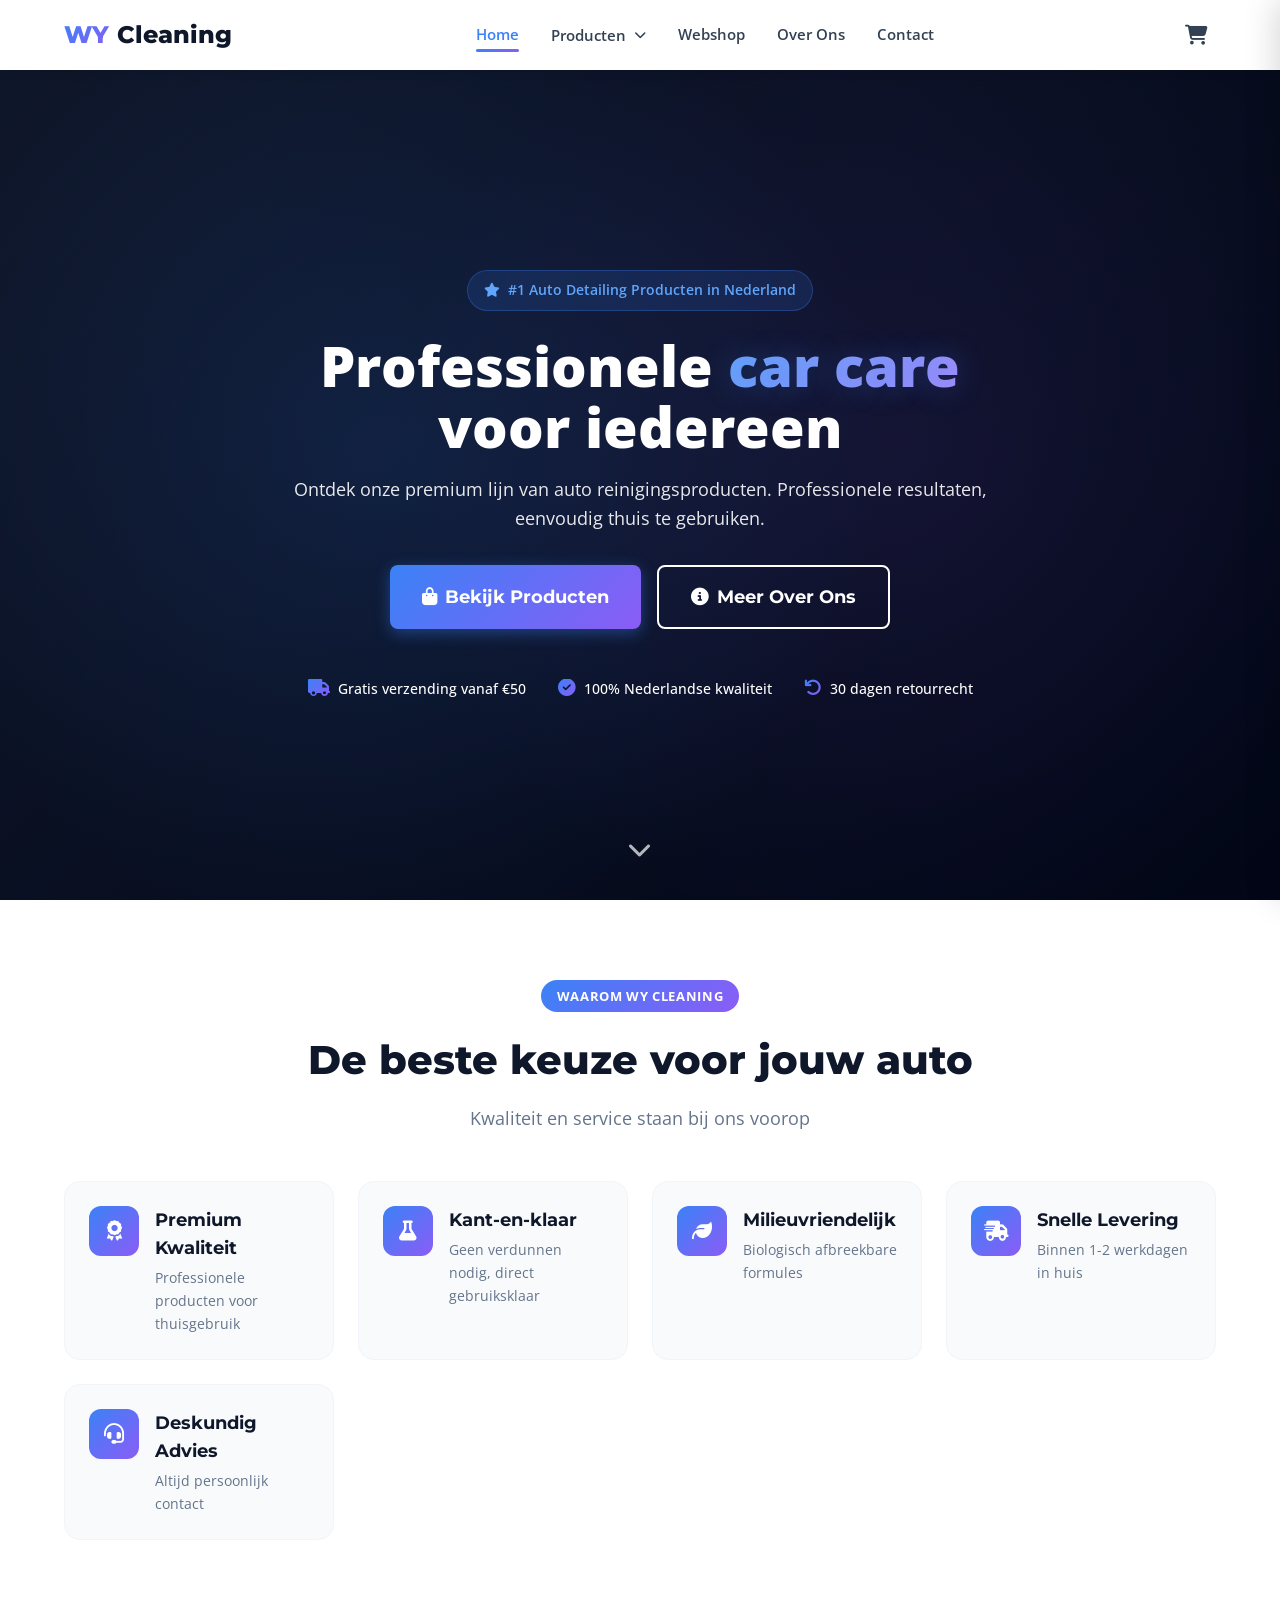
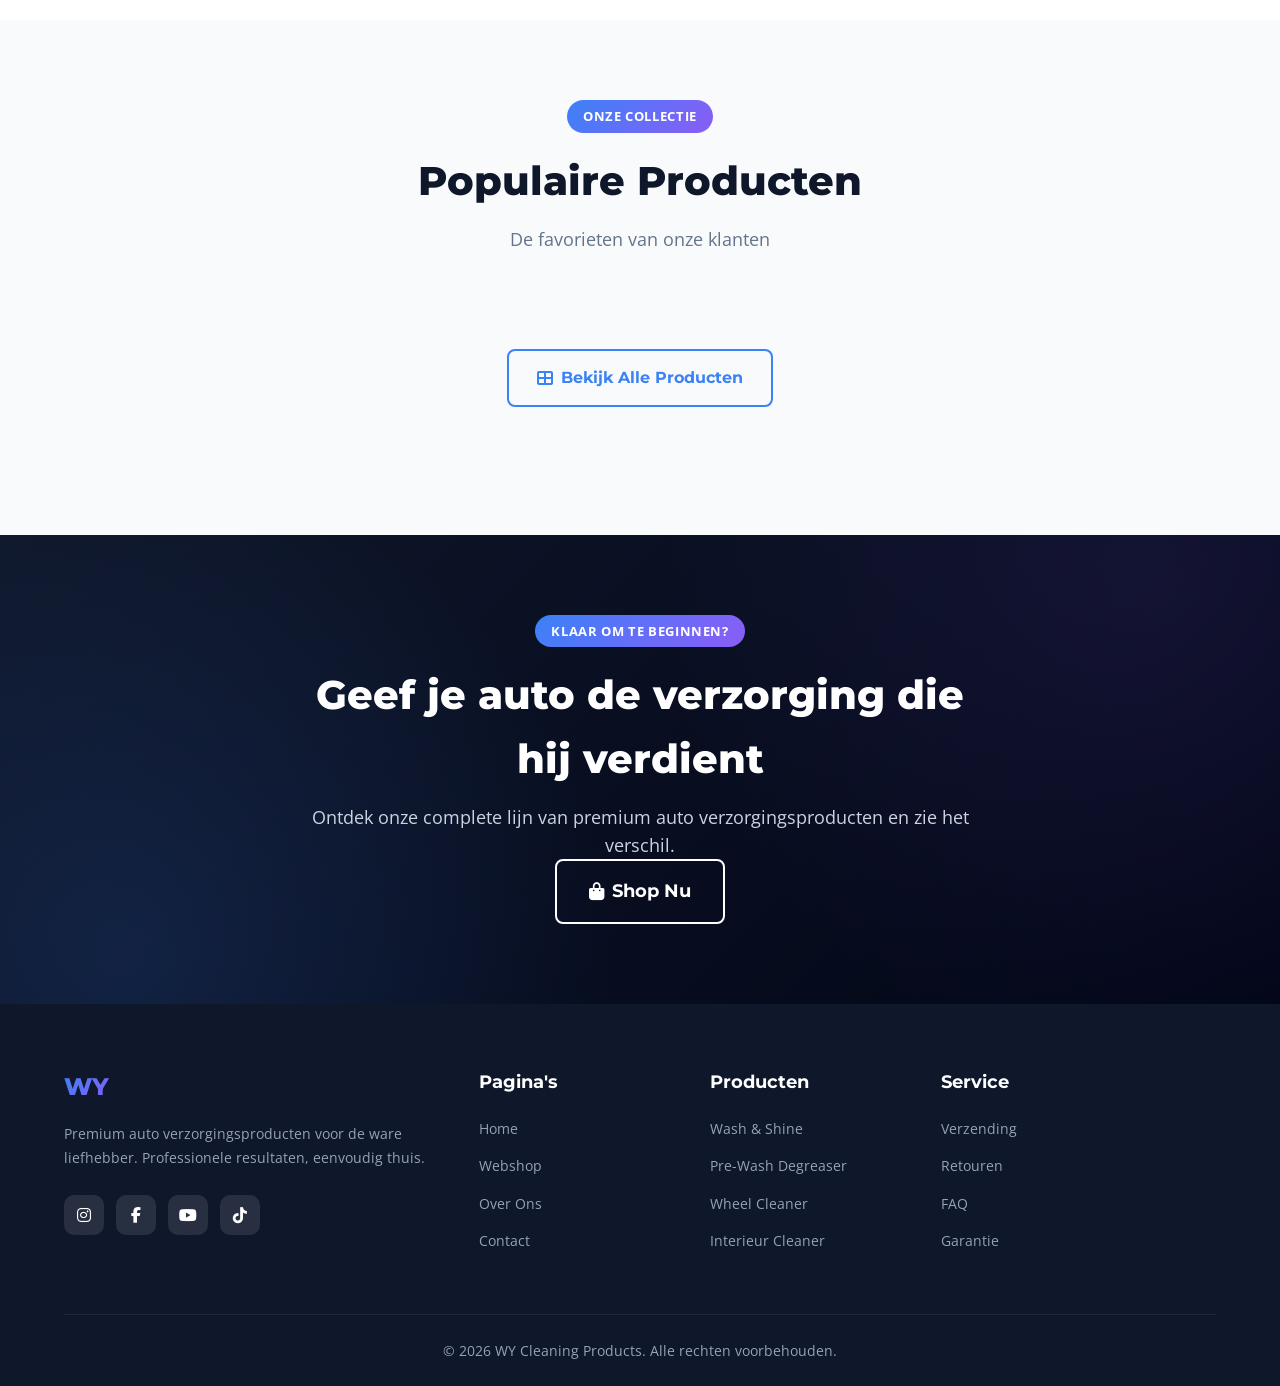
<file: index.html>
<!DOCTYPE html>
<html lang="nl">
<head>
    <meta charset="UTF-8">
    <meta name="viewport" content="width=device-width, initial-scale=1.0">
    <meta name="description" content="WY Cleaning Products - Premium auto reinigingsproducten voor professionele detailing resultaten.">
    <title>WY Cleaning | Premium Auto Detailing Producten</title>
    <link rel="preconnect" href="https://fonts.googleapis.com">
    <link rel="preconnect" href="https://fonts.gstatic.com" crossorigin>
    <link href="https://fonts.googleapis.com/css2?family=Montserrat:wght@400;600;700;800&family=Open+Sans:wght@400;500;600&display=swap" rel="stylesheet">
    <link rel="stylesheet" href="https://cdnjs.cloudflare.com/ajax/libs/font-awesome/6.4.0/css/all.min.css">
    <link rel="stylesheet" href="css/styles.css">
</head>
<body>
    <!-- Header -->
    <header class="header">
        <div class="container">
            <nav class="nav">
                <a href="index.html" class="logo">
                    <span class="logo-wy">WY</span>
                    <span class="logo-text">Cleaning</span>
                </a>
                
                <ul class="nav-menu">
                    <li><a href="index.html" class="active">Home</a></li>
                    <li class="has-dropdown">
                        <a class="dropdown-toggle">Producten <i class="fas fa-chevron-down"></i></a>
                        <ul class="dropdown-menu">
                            <li><a href="shop.html"><i class="fas fa-car-side"></i> Exterieur</a></li>
                            <li><a href="shop.html"><i class="fas fa-chair"></i> Interieur</a></li>
                            <li><a href="shop.html"><i class="fas fa-shield-alt"></i> Bescherming</a></li>
                            <li><a href="shop.html"><i class="fas fa-box-open"></i> Alle Producten</a></li>
                        </ul>
                    </li>
                    <li><a href="shop.html">Webshop</a></li>
                    <li><a href="about.html">Over Ons</a></li>
                    <li><a href="contact.html">Contact</a></li>
                </ul>
                
                <div class="nav-actions">
                    <button class="cart-btn" id="cartBtn">
                        <i class="fas fa-shopping-cart"></i>
                        <span class="cart-count" id="cartCount">0</span>
                    </button>
                    <button class="mobile-menu-btn" id="mobileMenuBtn">
                        <i class="fas fa-bars"></i>
                    </button>
                </div>
            </nav>
        </div>
    </header>

    <!-- Mobile Navigation -->
    <div class="mobile-nav-overlay" id="mobileNavOverlay"></div>
    <nav class="mobile-nav" id="mobileNav">
        <div class="mobile-nav-header">
            <a href="index.html" class="logo">
                <span class="logo-wy">WY</span>
                <span class="logo-text">Cleaning</span>
            </a>
            <button class="mobile-nav-close" id="mobileNavClose">
                <i class="fas fa-times"></i>
            </button>
        </div>
        <ul class="mobile-nav-menu">
            <li><a href="index.html" class="active"><i class="fas fa-home"></i> Home</a></li>
            <li>
                <button class="mobile-dropdown-toggle" id="mobileDropdownToggle">
                    Producten <i class="fas fa-chevron-down"></i>
                </button>
                <ul class="mobile-dropdown-menu" id="mobileDropdownMenu">
                    <li><a href="shop.html"><i class="fas fa-car-side"></i> Exterieur</a></li>
                    <li><a href="shop.html"><i class="fas fa-chair"></i> Interieur</a></li>
                    <li><a href="shop.html"><i class="fas fa-shield-alt"></i> Bescherming</a></li>
                </ul>
            </li>
            <li><a href="shop.html"><i class="fas fa-shopping-cart"></i> Webshop</a></li>
            <li><a href="about.html"><i class="fas fa-info-circle"></i> Over Ons</a></li>
            <li><a href="contact.html"><i class="fas fa-envelope"></i> Contact</a></li>
        </ul>
        <div class="mobile-nav-footer">
            <a href="shop.html" class="btn btn-primary btn-full">
                <i class="fas fa-shopping-bag"></i> Bekijk Webshop
            </a>
        </div>
    </nav>

    <!-- Hero Section -->
    <section class="hero-modern">
        <div class="hero-content-modern">
            <div class="hero-badge-modern">
                <i class="fas fa-star"></i> #1 Auto Detailing Producten in Nederland
            </div>
            <h1>
                Professionele <span class="highlight">car care</span> voor iedereen
            </h1>
            <p class="hero-tagline-modern">
                Ontdek onze premium lijn van auto reinigingsproducten. Professionele resultaten, eenvoudig thuis te gebruiken.
            </p>
            <div class="hero-buttons-modern">
                <a href="shop.html" class="btn btn-primary btn-large">
                    <i class="fas fa-shopping-bag"></i> Bekijk Producten
                </a>
                <a href="about.html" class="btn btn-secondary btn-large">
                    <i class="fas fa-info-circle"></i> Meer Over Ons
                </a>
            </div>
            <div class="hero-trust">
                <div class="trust-item">
                    <i class="fas fa-truck"></i>
                    <span>Gratis verzending vanaf €50</span>
                </div>
                <div class="trust-item">
                    <i class="fas fa-check-circle"></i>
                    <span>100% Nederlandse kwaliteit</span>
                </div>
                <div class="trust-item">
                    <i class="fas fa-undo"></i>
                    <span>30 dagen retourrecht</span>
                </div>
            </div>
        </div>
        <a href="#usp" class="scroll-down">
            <i class="fas fa-chevron-down"></i>
        </a>
    </section>

    <!-- USP Section -->
    <section class="usp-section" id="usp">
        <div class="container">
            <div class="section-header-modern">
                <span class="section-tag">Waarom WY Cleaning</span>
                <h2 class="section-title">De beste keuze voor jouw auto</h2>
                <p class="section-subtitle">Kwaliteit en service staan bij ons voorop</p>
            </div>
            <div class="usp-grid">
                <div class="usp-card">
                    <i class="fas fa-award"></i>
                    <div>
                        <h3>Premium Kwaliteit</h3>
                        <p>Professionele producten voor thuisgebruik</p>
                    </div>
                </div>
                <div class="usp-card">
                    <i class="fas fa-flask"></i>
                    <div>
                        <h3>Kant-en-klaar</h3>
                        <p>Geen verdunnen nodig, direct gebruiksklaar</p>
                    </div>
                </div>
                <div class="usp-card">
                    <i class="fas fa-leaf"></i>
                    <div>
                        <h3>Milieuvriendelijk</h3>
                        <p>Biologisch afbreekbare formules</p>
                    </div>
                </div>
                <div class="usp-card">
                    <i class="fas fa-shipping-fast"></i>
                    <div>
                        <h3>Snelle Levering</h3>
                        <p>Binnen 1-2 werkdagen in huis</p>
                    </div>
                </div>
                <div class="usp-card">
                    <i class="fas fa-headset"></i>
                    <div>
                        <h3>Deskundig Advies</h3>
                        <p>Altijd persoonlijk contact</p>
                    </div>
                </div>
            </div>
        </div>
    </section>

    <!-- Featured Products -->
    <section class="products-section">
        <div class="container">
            <div class="section-header-modern">
                <span class="section-tag">Onze Collectie</span>
                <h2 class="section-title">Populaire Producten</h2>
                <p class="section-subtitle">De favorieten van onze klanten</p>
            </div>
            <div class="products-grid" id="featuredProducts">
                <!-- Products loaded by JS -->
            </div>
            <div class="section-header-modern" style="margin-top: 3rem;">
                <a href="shop.html" class="btn btn-outline">
                    <i class="fas fa-th-large"></i> Bekijk Alle Producten
                </a>
            </div>
        </div>
    </section>

    <!-- CTA Section -->
    <section class="cta-section">
        <div class="container">
            <div class="cta-content">
                <span class="section-tag">Klaar om te beginnen?</span>
                <h2 class="section-title">Geef je auto de verzorging die hij verdient</h2>
                <p class="section-subtitle">
                    Ontdek onze complete lijn van premium auto verzorgingsproducten en zie het verschil.
                </p>
                <a href="shop.html" class="btn btn-secondary btn-large">
                    <i class="fas fa-shopping-bag"></i> Shop Nu
                </a>
            </div>
        </div>
    </section>

    <!-- Footer -->
    <footer class="footer">
        <div class="container">
            <div class="footer-grid">
                <div class="footer-brand">
                    <a href="index.html" class="logo">
                        <span class="logo-wy">WY</span>
                        <span class="logo-text">Cleaning</span>
                    </a>
                    <p>Premium auto verzorgingsproducten voor de ware liefhebber. Professionele resultaten, eenvoudig thuis.</p>
                    <div class="social-links">
                        <a href="#" class="social-link"><i class="fab fa-instagram"></i></a>
                        <a href="#" class="social-link"><i class="fab fa-facebook-f"></i></a>
                        <a href="#" class="social-link"><i class="fab fa-youtube"></i></a>
                        <a href="#" class="social-link"><i class="fab fa-tiktok"></i></a>
                    </div>
                </div>
                <div class="footer-links">
                    <h4 class="footer-title">Pagina's</h4>
                    <ul>
                        <li><a href="index.html">Home</a></li>
                        <li><a href="shop.html">Webshop</a></li>
                        <li><a href="about.html">Over Ons</a></li>
                        <li><a href="contact.html">Contact</a></li>
                    </ul>
                </div>
                <div class="footer-links">
                    <h4 class="footer-title">Producten</h4>
                    <ul>
                        <li><a href="shop.html">Wash & Shine</a></li>
                        <li><a href="shop.html">Pre-Wash Degreaser</a></li>
                        <li><a href="shop.html">Wheel Cleaner</a></li>
                        <li><a href="shop.html">Interieur Cleaner</a></li>
                    </ul>
                </div>
                <div class="footer-links">
                    <h4 class="footer-title">Service</h4>
                    <ul>
                        <li><a href="#">Verzending</a></li>
                        <li><a href="#">Retouren</a></li>
                        <li><a href="#">FAQ</a></li>
                        <li><a href="#">Garantie</a></li>
                    </ul>
                </div>
            </div>
            <div class="footer-bottom">
                <p>&copy; 2026 WY Cleaning Products. Alle rechten voorbehouden.</p>
            </div>
        </div>
    </footer>

    <!-- Cart Sidebar -->
    <div class="cart-overlay" id="cartOverlay"></div>
    <aside class="cart-sidebar" id="cartSidebar">
        <div class="cart-header">
            <h3><i class="fas fa-shopping-cart"></i> Winkelwagen</h3>
            <button class="cart-close" id="cartClose">
                <i class="fas fa-times"></i>
            </button>
        </div>
        <div class="cart-items" id="cartItems">
            <!-- Cart items loaded by JS -->
        </div>
        <div class="cart-footer">
            <div class="cart-total">
                <span>Totaal</span>
                <span class="cart-total-price" id="cartTotal">€0,00</span>
            </div>
            <button class="btn btn-primary btn-full">
                <i class="fas fa-credit-card"></i> Afrekenen
            </button>
            <button class="btn btn-secondary" id="continueShopping" style="margin-top: 0.5rem; background: var(--gray-200); color: var(--gray-700);">
                Verder winkelen
            </button>
        </div>
    </aside>

    <script src="js/main.js"></script>
</body>
</html>
</file>
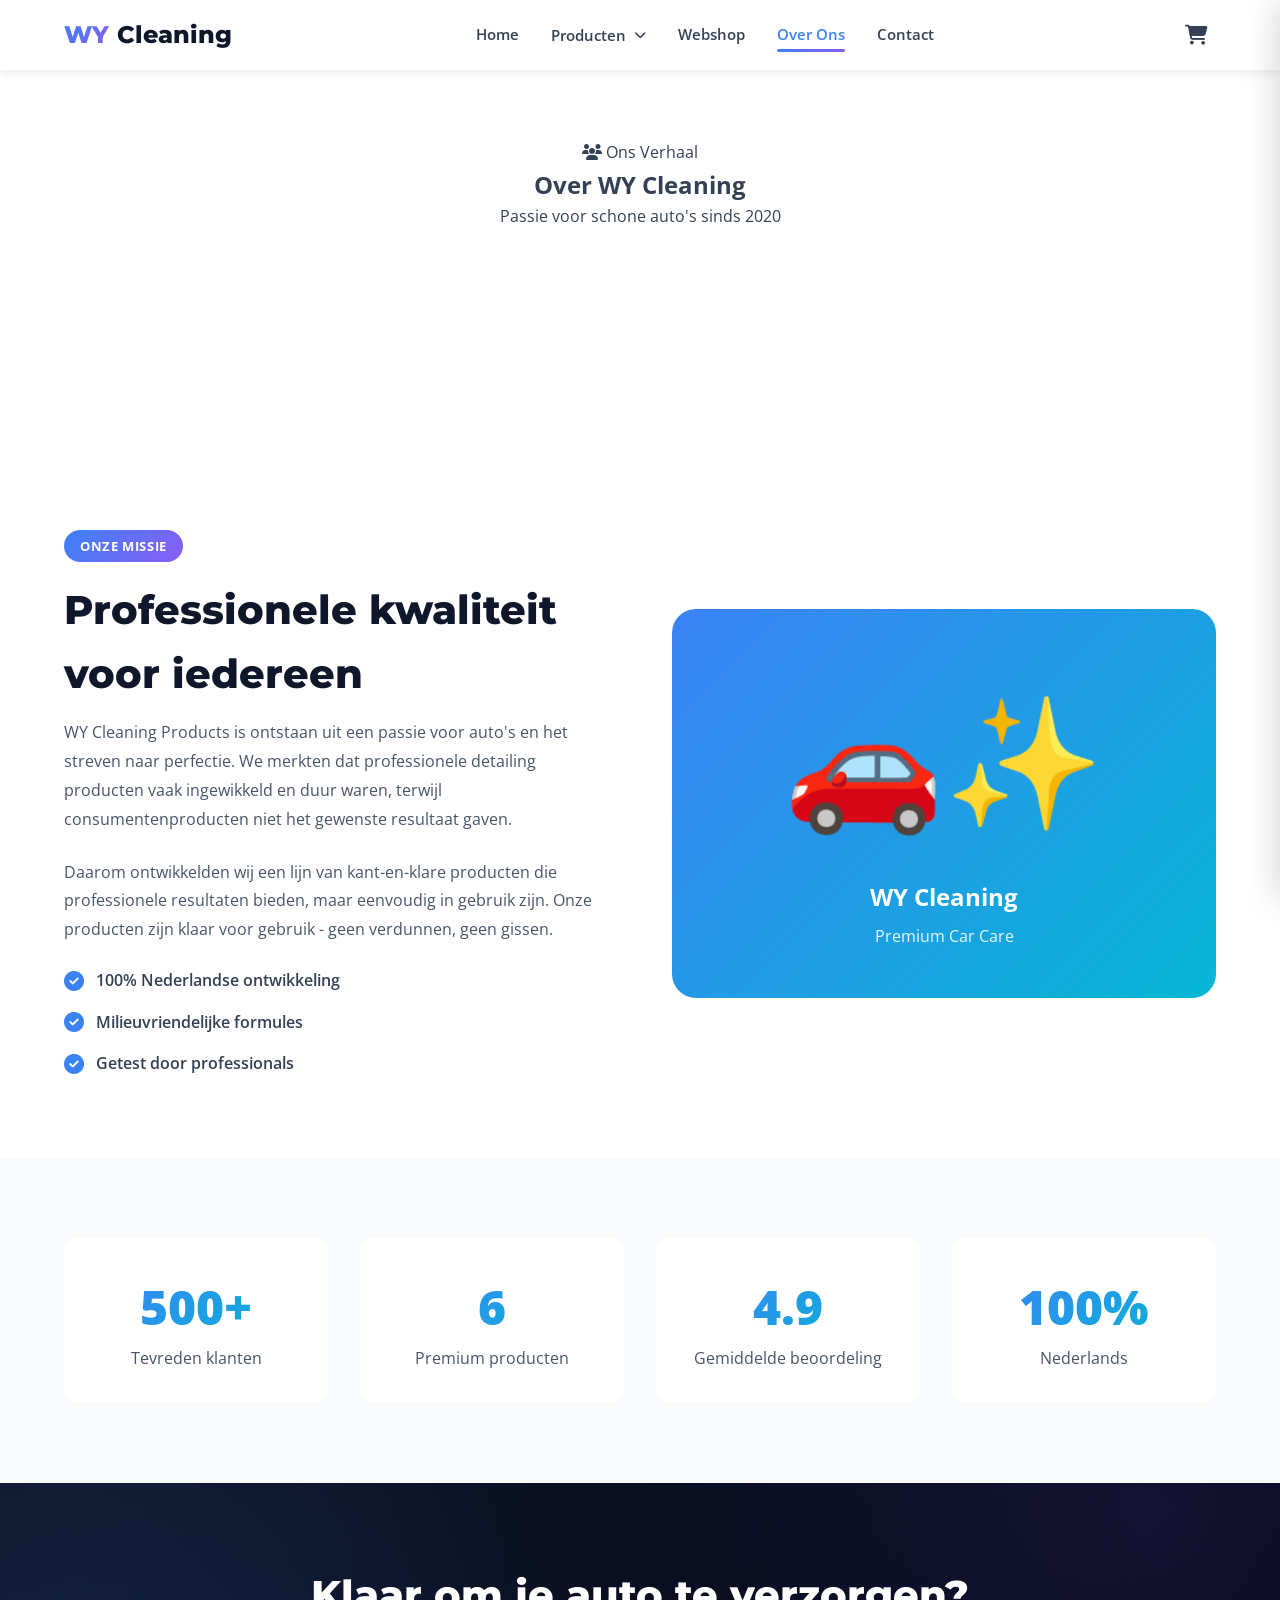
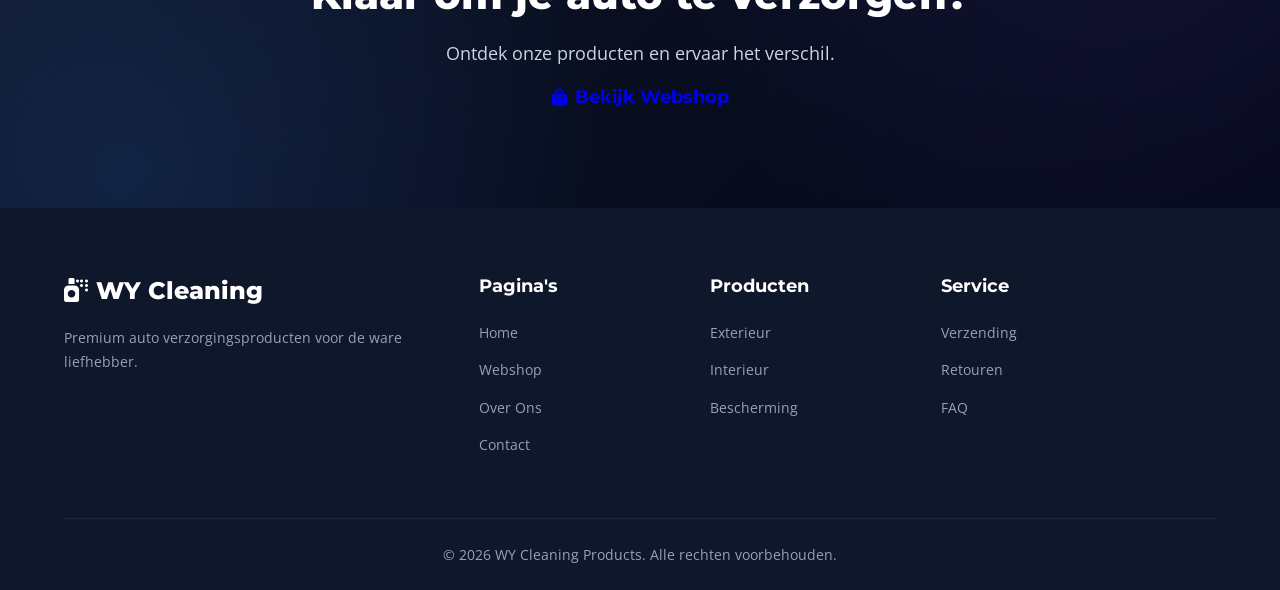
<file: about.html>
<!DOCTYPE html>
<html lang="nl">
<head>
    <meta charset="UTF-8">
    <meta name="viewport" content="width=device-width, initial-scale=1.0">
    <title>Over Ons - WY Cleaning Products</title>
    <link rel="preconnect" href="https://fonts.googleapis.com">
    <link href="https://fonts.googleapis.com/css2?family=Montserrat:wght@400;600;700;800&family=Open+Sans:wght@400;500;600&display=swap" rel="stylesheet">
    <link rel="stylesheet" href="https://cdnjs.cloudflare.com/ajax/libs/font-awesome/6.4.0/css/all.min.css">
    <link rel="stylesheet" href="css/styles.css">
</head>
<body>
    <!-- Header -->
    <header class="header">
        <div class="container">
            <nav class="nav">
                <a href="index.html" class="logo">
                    <span class="logo-wy">WY</span>
                    <span class="logo-text">Cleaning</span>
                </a>
                <ul class="nav-menu">
                    <li><a href="index.html">Home</a></li>
                    <li class="has-dropdown">
                        <a href="#" class="dropdown-toggle">Producten <i class="fas fa-chevron-down"></i></a>
                        <ul class="dropdown-menu">
                            <li><a href="shop.html"><i class="fas fa-car-side"></i> Exterieur</a></li>
                            <li><a href="shop.html"><i class="fas fa-chair"></i> Interieur</a></li>
                            <li><a href="shop.html"><i class="fas fa-shield-alt"></i> Bescherming</a></li>
                            <li><a href="shop.html"><i class="fas fa-box-open"></i> Alle Producten</a></li>
                        </ul>
                    </li>
                    <li><a href="shop.html">Webshop</a></li>
                    <li><a href="about.html" class="active">Over Ons</a></li>
                    <li><a href="contact.html">Contact</a></li>
                </ul>
                <div class="nav-actions">
                    <button class="cart-btn" id="cartBtn">
                        <i class="fas fa-shopping-cart"></i>
                        <span class="cart-count" id="cartCount">0</span>
                    </button>
                    <button class="mobile-menu-btn" id="mobileMenuBtn"><i class="fas fa-bars"></i></button>
                </div>
            </nav>
        </div>
    </header>

    <!-- Mobile Navigation -->
    <div class="mobile-nav-overlay" id="mobileNavOverlay"></div>
    <nav class="mobile-nav" id="mobileNav">
        <div class="mobile-nav-header">
            <a href="index.html" class="logo">
                <div class="logo-icon"><i class="fas fa-spray-can"></i></div>
                <span>WY Cleaning</span>
            </a>
            <button class="mobile-nav-close" id="mobileNavClose"><i class="fas fa-times"></i></button>
        </div>
        <ul class="mobile-nav-menu">
            <li><a href="index.html"><i class="fas fa-home"></i> Home</a></li>
            <li><a href="shop.html"><i class="fas fa-shopping-cart"></i> Webshop</a></li>
            <li><a href="about.html" class="active"><i class="fas fa-info-circle"></i> Over Ons</a></li>
            <li><a href="contact.html"><i class="fas fa-envelope"></i> Contact</a></li>
        </ul>
    </nav>

    <!-- Page Header -->
    <section class="hero" style="min-height: 50vh; padding-top: 140px;">
        <div class="hero-pattern"></div>
        <div class="container">
            <div class="hero-content" style="text-align: center; max-width: 800px; margin: 0 auto;">
                <div class="hero-badge"><i class="fas fa-users"></i> Ons Verhaal</div>
                <h1 class="hero-title">Over <span class="highlight">WY Cleaning</span></h1>
                <p class="hero-tagline">Passie voor schone auto's sinds 2020</p>
            </div>
        </div>
    </section>

    <!-- About Content -->
    <section class="usp-section">
        <div class="container">
            <div style="display: grid; grid-template-columns: 1fr 1fr; gap: 4rem; align-items: center;">
                <div>
                    <span class="section-tag">Onze Missie</span>
                    <h2 class="section-title" style="text-align: left;">Professionele kwaliteit voor iedereen</h2>
                    <p style="color: var(--gray-600); margin-bottom: 1.5rem; line-height: 1.8;">
                        WY Cleaning Products is ontstaan uit een passie voor auto's en het streven naar perfectie. We merkten dat professionele detailing producten vaak ingewikkeld en duur waren, terwijl consumentenproducten niet het gewenste resultaat gaven.
                    </p>
                    <p style="color: var(--gray-600); margin-bottom: 1.5rem; line-height: 1.8;">
                        Daarom ontwikkelden wij een lijn van kant-en-klare producten die professionele resultaten bieden, maar eenvoudig in gebruik zijn. Onze producten zijn klaar voor gebruik - geen verdunnen, geen gissen.
                    </p>
                    <div style="display: flex; flex-direction: column; gap: 1rem;">
                        <div style="display: flex; align-items: center; gap: 0.75rem;">
                            <i class="fas fa-check-circle" style="color: var(--accent); font-size: 1.25rem;"></i>
                            <span style="font-weight: 600;">100% Nederlandse ontwikkeling</span>
                        </div>
                        <div style="display: flex; align-items: center; gap: 0.75rem;">
                            <i class="fas fa-check-circle" style="color: var(--accent); font-size: 1.25rem;"></i>
                            <span style="font-weight: 600;">Milieuvriendelijke formules</span>
                        </div>
                        <div style="display: flex; align-items: center; gap: 0.75rem;">
                            <i class="fas fa-check-circle" style="color: var(--accent); font-size: 1.25rem;"></i>
                            <span style="font-weight: 600;">Getest door professionals</span>
                        </div>
                    </div>
                </div>
                <div style="background: linear-gradient(135deg, var(--accent) 0%, var(--cyan) 100%); border-radius: 24px; padding: 3rem; text-align: center;">
                    <div style="font-size: 8rem; margin-bottom: 1rem;">🚗✨</div>
                    <h3 style="color: white; font-size: 1.5rem; margin-bottom: 0.5rem;">WY Cleaning</h3>
                    <p style="color: rgba(255,255,255,0.9);">Premium Car Care</p>
                </div>
            </div>
        </div>
    </section>

    <!-- Stats Section -->
    <section class="products-section" style="background: var(--gray-50);">
        <div class="container">
            <div style="display: grid; grid-template-columns: repeat(4, 1fr); gap: 2rem; text-align: center;">
                <div style="background: var(--white); padding: 2rem; border-radius: 16px; box-shadow: var(--shadow-sm);">
                    <div style="font-size: 3rem; font-weight: 800; background: linear-gradient(135deg, var(--accent) 0%, var(--cyan) 100%); -webkit-background-clip: text; -webkit-text-fill-color: transparent;">500+</div>
                    <p style="color: var(--gray-600);">Tevreden klanten</p>
                </div>
                <div style="background: var(--white); padding: 2rem; border-radius: 16px; box-shadow: var(--shadow-sm);">
                    <div style="font-size: 3rem; font-weight: 800; background: linear-gradient(135deg, var(--accent) 0%, var(--cyan) 100%); -webkit-background-clip: text; -webkit-text-fill-color: transparent;">6</div>
                    <p style="color: var(--gray-600);">Premium producten</p>
                </div>
                <div style="background: var(--white); padding: 2rem; border-radius: 16px; box-shadow: var(--shadow-sm);">
                    <div style="font-size: 3rem; font-weight: 800; background: linear-gradient(135deg, var(--accent) 0%, var(--cyan) 100%); -webkit-background-clip: text; -webkit-text-fill-color: transparent;">4.9</div>
                    <p style="color: var(--gray-600);">Gemiddelde beoordeling</p>
                </div>
                <div style="background: var(--white); padding: 2rem; border-radius: 16px; box-shadow: var(--shadow-sm);">
                    <div style="font-size: 3rem; font-weight: 800; background: linear-gradient(135deg, var(--accent) 0%, var(--cyan) 100%); -webkit-background-clip: text; -webkit-text-fill-color: transparent;">100%</div>
                    <p style="color: var(--gray-600);">Nederlands</p>
                </div>
            </div>
        </div>
    </section>

    <!-- CTA Section -->
    <section class="cta-section">
        <div class="container">
            <div class="cta-content">
                <h2 class="section-title">Klaar om je auto te verzorgen?</h2>
                <p class="section-subtitle" style="color: var(--gray-300);">Ontdek onze producten en ervaar het verschil.</p>
                <a href="shop.html" class="btn btn-white btn-large"><i class="fas fa-shopping-bag"></i> Bekijk Webshop</a>
            </div>
        </div>
    </section>

    <!-- Footer -->
    <footer class="footer">
        <div class="container">
            <div class="footer-grid">
                <div class="footer-brand">
                    <a href="index.html" class="logo">
                        <div class="logo-icon"><i class="fas fa-spray-can"></i></div>
                        <span>WY Cleaning</span>
                    </a>
                    <p>Premium auto verzorgingsproducten voor de ware liefhebber.</p>
                </div>
                <div class="footer-links">
                    <h4 class="footer-title">Pagina's</h4>
                    <ul>
                        <li><a href="index.html">Home</a></li>
                        <li><a href="shop.html">Webshop</a></li>
                        <li><a href="about.html">Over Ons</a></li>
                        <li><a href="contact.html">Contact</a></li>
                    </ul>
                </div>
                <div class="footer-links">
                    <h4 class="footer-title">Producten</h4>
                    <ul>
                        <li><a href="shop.html">Exterieur</a></li>
                        <li><a href="shop.html">Interieur</a></li>
                        <li><a href="shop.html">Bescherming</a></li>
                    </ul>
                </div>
                <div class="footer-links">
                    <h4 class="footer-title">Service</h4>
                    <ul>
                        <li><a href="#">Verzending</a></li>
                        <li><a href="#">Retouren</a></li>
                        <li><a href="#">FAQ</a></li>
                    </ul>
                </div>
            </div>
            <div class="footer-bottom">
                <p>&copy; 2026 WY Cleaning Products. Alle rechten voorbehouden.</p>
            </div>
        </div>
    </footer>

    <!-- Cart Sidebar -->
    <div class="cart-overlay" id="cartOverlay"></div>
    <aside class="cart-sidebar" id="cartSidebar">
        <div class="cart-header">
            <h3><i class="fas fa-shopping-cart"></i> Winkelwagen</h3>
            <button class="cart-close" id="cartClose"><i class="fas fa-times"></i></button>
        </div>
        <div class="cart-items" id="cartItems"></div>
        <div class="cart-footer">
            <div class="cart-total">
                <span>Totaal</span>
                <span class="cart-total-price" id="cartTotal">€0,00</span>
            </div>
            <button class="btn btn-primary btn-full"><i class="fas fa-credit-card"></i> Afrekenen</button>
        </div>
    </aside>

    <script src="js/main.js"></script>
</body>
</html>
</file>
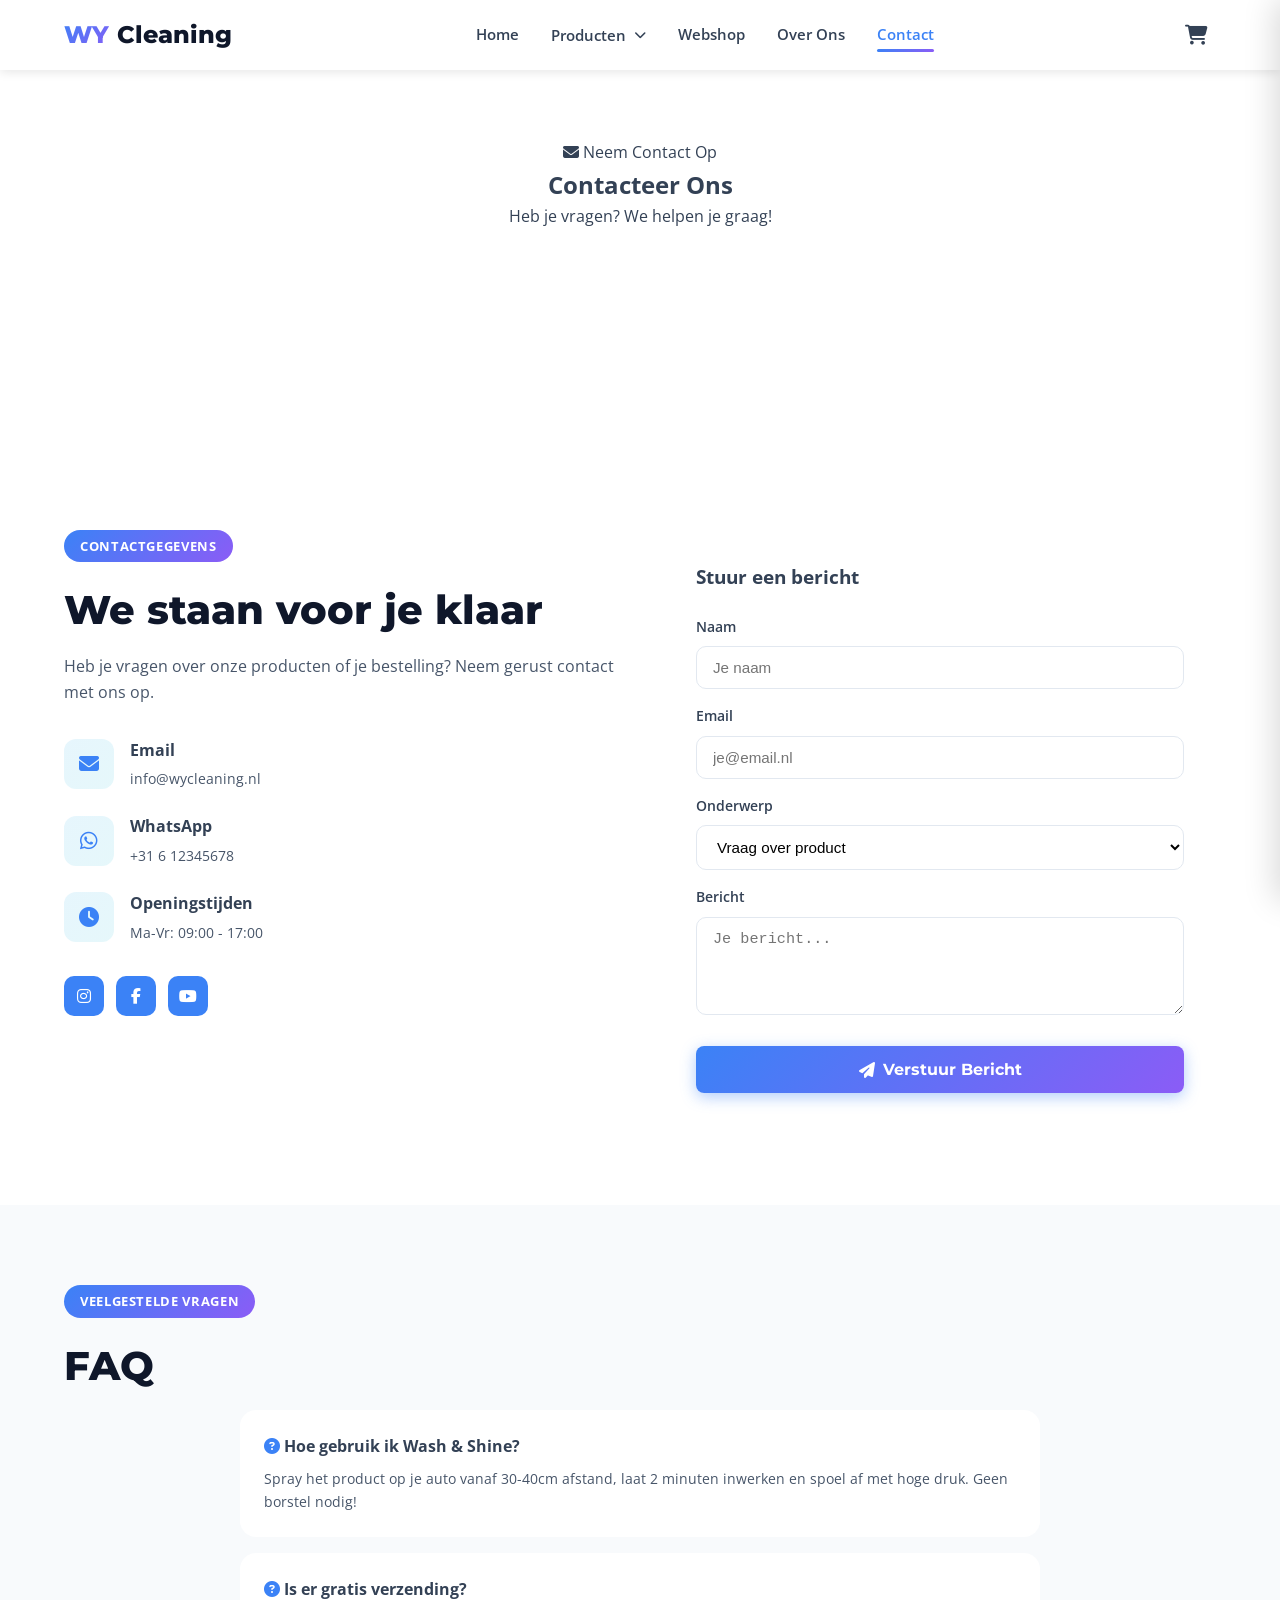
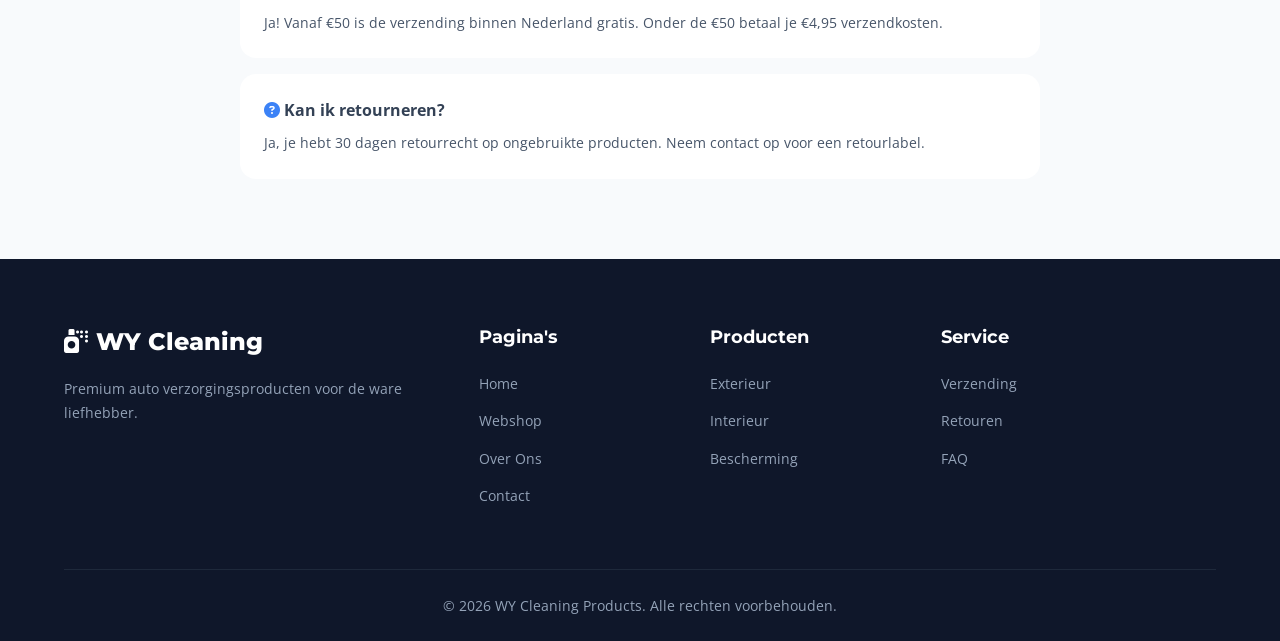
<file: contact.html>
<!DOCTYPE html>
<html lang="nl">
<head>
    <meta charset="UTF-8">
    <meta name="viewport" content="width=device-width, initial-scale=1.0">
    <title>Contact - WY Cleaning Products</title>
    <link rel="preconnect" href="https://fonts.googleapis.com">
    <link href="https://fonts.googleapis.com/css2?family=Montserrat:wght@400;600;700;800&family=Open+Sans:wght@400;500;600&display=swap" rel="stylesheet">
    <link rel="stylesheet" href="https://cdnjs.cloudflare.com/ajax/libs/font-awesome/6.4.0/css/all.min.css">
    <link rel="stylesheet" href="css/styles.css">
</head>
<body>
    <!-- Header -->
    <header class="header">
        <div class="container">
            <nav class="nav">
                <a href="index.html" class="logo">
                    <span class="logo-wy">WY</span>
                    <span class="logo-text">Cleaning</span>
                </a>
                <ul class="nav-menu">
                    <li><a href="index.html">Home</a></li>
                    <li class="has-dropdown">
                        <a href="#" class="dropdown-toggle">Producten <i class="fas fa-chevron-down"></i></a>
                        <ul class="dropdown-menu">
                            <li><a href="shop.html"><i class="fas fa-car-side"></i> Exterieur</a></li>
                            <li><a href="shop.html"><i class="fas fa-chair"></i> Interieur</a></li>
                            <li><a href="shop.html"><i class="fas fa-shield-alt"></i> Bescherming</a></li>
                        </ul>
                    </li>
                    <li><a href="shop.html">Webshop</a></li>
                    <li><a href="about.html">Over Ons</a></li>
                    <li><a href="contact.html" class="active">Contact</a></li>
                </ul>
                <div class="nav-actions">
                    <button class="cart-btn" id="cartBtn">
                        <i class="fas fa-shopping-cart"></i>
                        <span class="cart-count" id="cartCount">0</span>
                    </button>
                    <button class="mobile-menu-btn" id="mobileMenuBtn"><i class="fas fa-bars"></i></button>
                </div>
            </nav>
        </div>
    </header>

    <!-- Mobile Navigation -->
    <div class="mobile-nav-overlay" id="mobileNavOverlay"></div>
    <nav class="mobile-nav" id="mobileNav">
        <div class="mobile-nav-header">
            <a href="index.html" class="logo">
                <div class="logo-icon"><i class="fas fa-spray-can"></i></div>
                <span>WY Cleaning</span>
            </a>
            <button class="mobile-nav-close" id="mobileNavClose"><i class="fas fa-times"></i></button>
        </div>
        <ul class="mobile-nav-menu">
            <li><a href="index.html"><i class="fas fa-home"></i> Home</a></li>
            <li><a href="shop.html"><i class="fas fa-shopping-cart"></i> Webshop</a></li>
            <li><a href="about.html"><i class="fas fa-info-circle"></i> Over Ons</a></li>
            <li><a href="contact.html" class="active"><i class="fas fa-envelope"></i> Contact</a></li>
        </ul>
    </nav>

    <!-- Page Header -->
    <section class="hero" style="min-height: 50vh; padding-top: 140px;">
        <div class="hero-pattern"></div>
        <div class="container">
            <div class="hero-content" style="text-align: center; max-width: 800px; margin: 0 auto;">
                <div class="hero-badge"><i class="fas fa-envelope"></i> Neem Contact Op</div>
                <h1 class="hero-title">Contacteer <span class="highlight">Ons</span></h1>
                <p class="hero-tagline">Heb je vragen? We helpen je graag!</p>
            </div>
        </div>
    </section>

    <!-- Contact Section -->
    <section class="usp-section">
        <div class="container">
            <div style="display: grid; grid-template-columns: 1fr 1fr; gap: 3rem;">
                <!-- Contact Info -->
                <div>
                    <span class="section-tag" style="text-align: left;">Contactgegevens</span>
                    <h2 class="section-title" style="text-align: left;">We staan voor je klaar</h2>
                    <p style="color: var(--gray-600); margin-bottom: 2rem;">Heb je vragen over onze producten of je bestelling? Neem gerust contact met ons op.</p>
                    
                    <div style="display: flex; flex-direction: column; gap: 1.5rem; margin-bottom: 2rem;">
                        <div style="display: flex; align-items: center; gap: 1rem;">
                            <div style="width: 50px; height: 50px; background: linear-gradient(135deg, rgba(14, 165, 233, 0.1) 0%, rgba(6, 182, 212, 0.1) 100%); border-radius: 12px; display: flex; align-items: center; justify-content: center; color: var(--accent); font-size: 1.25rem;">
                                <i class="fas fa-envelope"></i>
                            </div>
                            <div>
                                <h4 style="font-size: 1rem; margin-bottom: 0.25rem;">Email</h4>
                                <p style="color: var(--gray-600); font-size: 0.9rem;">info@wycleaning.nl</p>
                            </div>
                        </div>
                        <div style="display: flex; align-items: center; gap: 1rem;">
                            <div style="width: 50px; height: 50px; background: linear-gradient(135deg, rgba(14, 165, 233, 0.1) 0%, rgba(6, 182, 212, 0.1) 100%); border-radius: 12px; display: flex; align-items: center; justify-content: center; color: var(--accent); font-size: 1.25rem;">
                                <i class="fab fa-whatsapp"></i>
                            </div>
                            <div>
                                <h4 style="font-size: 1rem; margin-bottom: 0.25rem;">WhatsApp</h4>
                                <p style="color: var(--gray-600); font-size: 0.9rem;">+31 6 12345678</p>
                            </div>
                        </div>
                        <div style="display: flex; align-items: center; gap: 1rem;">
                            <div style="width: 50px; height: 50px; background: linear-gradient(135deg, rgba(14, 165, 233, 0.1) 0%, rgba(6, 182, 212, 0.1) 100%); border-radius: 12px; display: flex; align-items: center; justify-content: center; color: var(--accent); font-size: 1.25rem;">
                                <i class="fas fa-clock"></i>
                            </div>
                            <div>
                                <h4 style="font-size: 1rem; margin-bottom: 0.25rem;">Openingstijden</h4>
                                <p style="color: var(--gray-600); font-size: 0.9rem;">Ma-Vr: 09:00 - 17:00</p>
                            </div>
                        </div>
                    </div>
                    
                    <div class="social-links">
                        <a href="#" class="social-link" style="background: var(--accent); color: white;"><i class="fab fa-instagram"></i></a>
                        <a href="#" class="social-link" style="background: var(--accent); color: white;"><i class="fab fa-facebook-f"></i></a>
                        <a href="#" class="social-link" style="background: var(--accent); color: white;"><i class="fab fa-youtube"></i></a>
                    </div>
                </div>
                
                <!-- Contact Form -->
                <div style="background: var(--white); border-radius: 20px; padding: 2rem; box-shadow: var(--shadow-lg);">
                    <h3 style="margin-bottom: 1.5rem;">Stuur een bericht</h3>
                    <form id="contactForm">
                        <div style="margin-bottom: 1rem;">
                            <label style="display: block; font-size: 0.875rem; font-weight: 600; margin-bottom: 0.5rem;">Naam</label>
                            <input type="text" placeholder="Je naam" style="width: 100%; padding: 0.75rem 1rem; border: 1px solid var(--gray-200); border-radius: 10px; font-size: 0.95rem;" required>
                        </div>
                        <div style="margin-bottom: 1rem;">
                            <label style="display: block; font-size: 0.875rem; font-weight: 600; margin-bottom: 0.5rem;">Email</label>
                            <input type="email" placeholder="je@email.nl" style="width: 100%; padding: 0.75rem 1rem; border: 1px solid var(--gray-200); border-radius: 10px; font-size: 0.95rem;" required>
                        </div>
                        <div style="margin-bottom: 1rem;">
                            <label style="display: block; font-size: 0.875rem; font-weight: 600; margin-bottom: 0.5rem;">Onderwerp</label>
                            <select style="width: 100%; padding: 0.75rem 1rem; border: 1px solid var(--gray-200); border-radius: 10px; font-size: 0.95rem; background: var(--white);">
                                <option>Vraag over product</option>
                                <option>Bestelling</option>
                                <option>Retour</option>
                                <option>Anders</option>
                            </select>
                        </div>
                        <div style="margin-bottom: 1.5rem;">
                            <label style="display: block; font-size: 0.875rem; font-weight: 600; margin-bottom: 0.5rem;">Bericht</label>
                            <textarea placeholder="Je bericht..." rows="4" style="width: 100%; padding: 0.75rem 1rem; border: 1px solid var(--gray-200); border-radius: 10px; font-size: 0.95rem; resize: vertical;" required></textarea>
                        </div>
                        <button type="submit" class="btn btn-primary btn-full">
                            <i class="fas fa-paper-plane"></i> Verstuur Bericht
                        </button>
                    </form>
                </div>
            </div>
        </div>
    </section>

    <!-- FAQ Section -->
    <section class="products-section" style="background: var(--gray-50);">
        <div class="container">
            <div class="section-header">
                <span class="section-tag">Veelgestelde Vragen</span>
                <h2 class="section-title">FAQ</h2>
            </div>
            <div style="max-width: 800px; margin: 0 auto;">
                <div style="background: var(--white); border-radius: 16px; padding: 1.5rem; margin-bottom: 1rem; box-shadow: var(--shadow-sm);">
                    <h4 style="margin-bottom: 0.5rem;"><i class="fas fa-question-circle" style="color: var(--accent);"></i> Hoe gebruik ik Wash & Shine?</h4>
                    <p style="color: var(--gray-600); font-size: 0.9rem;">Spray het product op je auto vanaf 30-40cm afstand, laat 2 minuten inwerken en spoel af met hoge druk. Geen borstel nodig!</p>
                </div>
                <div style="background: var(--white); border-radius: 16px; padding: 1.5rem; margin-bottom: 1rem; box-shadow: var(--shadow-sm);">
                    <h4 style="margin-bottom: 0.5rem;"><i class="fas fa-question-circle" style="color: var(--accent);"></i> Is er gratis verzending?</h4>
                    <p style="color: var(--gray-600); font-size: 0.9rem;">Ja! Vanaf €50 is de verzending binnen Nederland gratis. Onder de €50 betaal je €4,95 verzendkosten.</p>
                </div>
                <div style="background: var(--white); border-radius: 16px; padding: 1.5rem; box-shadow: var(--shadow-sm);">
                    <h4 style="margin-bottom: 0.5rem;"><i class="fas fa-question-circle" style="color: var(--accent);"></i> Kan ik retourneren?</h4>
                    <p style="color: var(--gray-600); font-size: 0.9rem;">Ja, je hebt 30 dagen retourrecht op ongebruikte producten. Neem contact op voor een retourlabel.</p>
                </div>
            </div>
        </div>
    </section>

    <!-- Footer -->
    <footer class="footer">
        <div class="container">
            <div class="footer-grid">
                <div class="footer-brand">
                    <a href="index.html" class="logo">
                        <div class="logo-icon"><i class="fas fa-spray-can"></i></div>
                        <span>WY Cleaning</span>
                    </a>
                    <p>Premium auto verzorgingsproducten voor de ware liefhebber.</p>
                </div>
                <div class="footer-links">
                    <h4 class="footer-title">Pagina's</h4>
                    <ul>
                        <li><a href="index.html">Home</a></li>
                        <li><a href="shop.html">Webshop</a></li>
                        <li><a href="about.html">Over Ons</a></li>
                        <li><a href="contact.html">Contact</a></li>
                    </ul>
                </div>
                <div class="footer-links">
                    <h4 class="footer-title">Producten</h4>
                    <ul>
                        <li><a href="shop.html">Exterieur</a></li>
                        <li><a href="shop.html">Interieur</a></li>
                        <li><a href="shop.html">Bescherming</a></li>
                    </ul>
                </div>
                <div class="footer-links">
                    <h4 class="footer-title">Service</h4>
                    <ul>
                        <li><a href="#">Verzending</a></li>
                        <li><a href="#">Retouren</a></li>
                        <li><a href="#">FAQ</a></li>
                    </ul>
                </div>
            </div>
            <div class="footer-bottom">
                <p>&copy; 2026 WY Cleaning Products. Alle rechten voorbehouden.</p>
            </div>
        </div>
    </footer>

    <!-- Cart Sidebar -->
    <div class="cart-overlay" id="cartOverlay"></div>
    <aside class="cart-sidebar" id="cartSidebar">
        <div class="cart-header">
            <h3><i class="fas fa-shopping-cart"></i> Winkelwagen</h3>
            <button class="cart-close" id="cartClose"><i class="fas fa-times"></i></button>
        </div>
        <div class="cart-items" id="cartItems"></div>
        <div class="cart-footer">
            <div class="cart-total">
                <span>Totaal</span>
                <span class="cart-total-price" id="cartTotal">€0,00</span>
            </div>
            <button class="btn btn-primary btn-full"><i class="fas fa-credit-card"></i> Afrekenen</button>
        </div>
    </aside>

    <script src="js/main.js"></script>
</body>
</html>
</file>
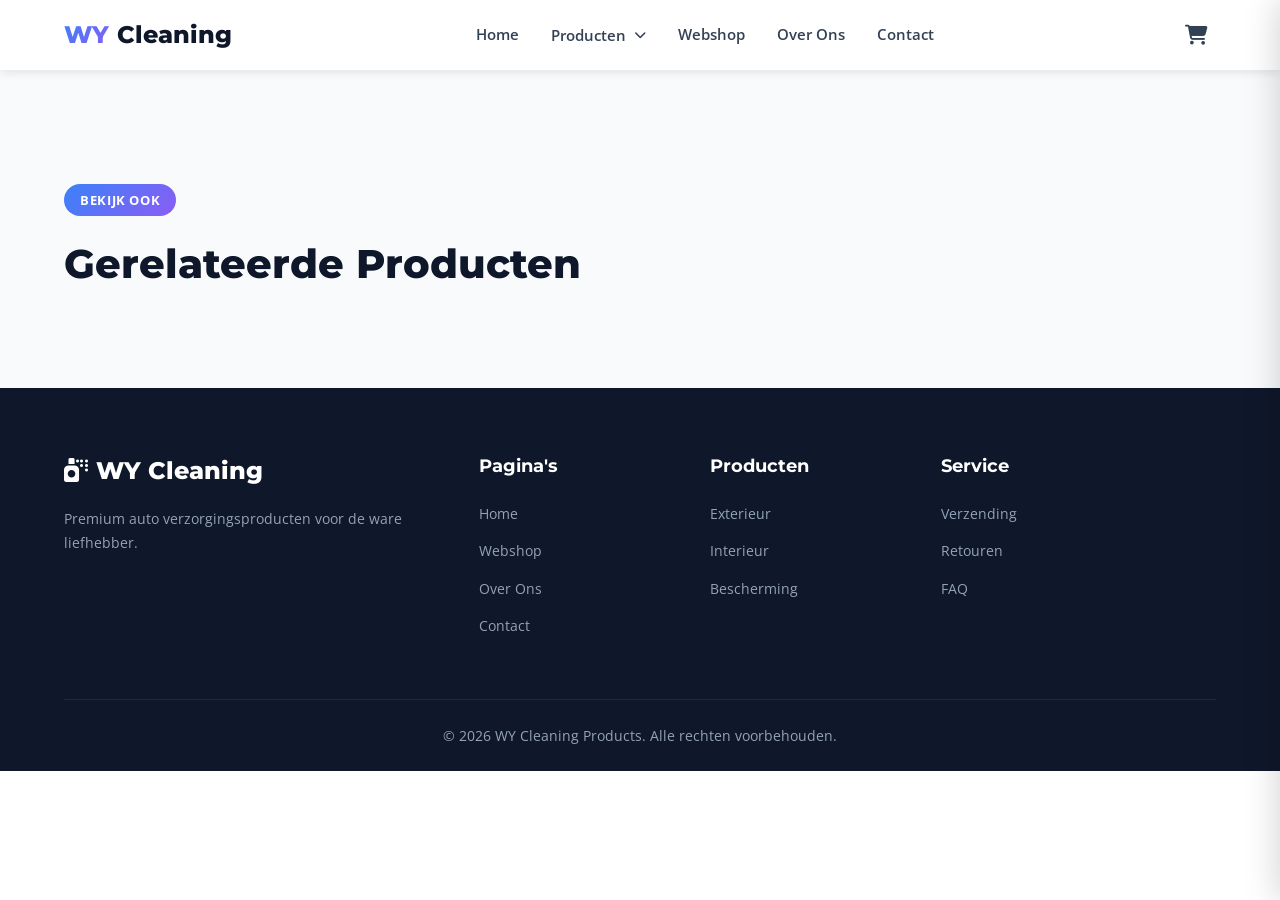
<file: product-detail.html>
<!DOCTYPE html>
<html lang="nl">
<head>
    <meta charset="UTF-8">
    <meta name="viewport" content="width=device-width, initial-scale=1.0">
    <title>Product Detail - WY Cleaning Products</title>
    <link rel="preconnect" href="https://fonts.googleapis.com">
    <link href="https://fonts.googleapis.com/css2?family=Montserrat:wght@400;600;700;800&family=Open+Sans:wght@400;500;600&display=swap" rel="stylesheet">
    <link rel="stylesheet" href="https://cdnjs.cloudflare.com/ajax/libs/font-awesome/6.4.0/css/all.min.css">
    <link rel="stylesheet" href="css/styles.css">
</head>
<body>
    <!-- Header -->
    <header class="header">
        <div class="container">
            <nav class="nav">
                <a href="index.html" class="logo">
                    <span class="logo-wy">WY</span>
                    <span class="logo-text">Cleaning</span>
                </a>
                <ul class="nav-menu">
                    <li><a href="index.html">Home</a></li>
                    <li class="has-dropdown">
                        <a href="#" class="dropdown-toggle">Producten <i class="fas fa-chevron-down"></i></a>
                        <ul class="dropdown-menu">
                            <li><a href="shop.html"><i class="fas fa-car-side"></i> Exterieur</a></li>
                            <li><a href="shop.html"><i class="fas fa-chair"></i> Interieur</a></li>
                            <li><a href="shop.html"><i class="fas fa-shield-alt"></i> Bescherming</a></li>
                        </ul>
                    </li>
                    <li><a href="shop.html">Webshop</a></li>
                    <li><a href="about.html">Over Ons</a></li>
                    <li><a href="contact.html">Contact</a></li>
                </ul>
                <div class="nav-actions">
                    <button class="cart-btn" id="cartBtn">
                        <i class="fas fa-shopping-cart"></i>
                        <span class="cart-count" id="cartCount">0</span>
                    </button>
                    <button class="mobile-menu-btn" id="mobileMenuBtn"><i class="fas fa-bars"></i></button>
                </div>
            </nav>
        </div>
    </header>

    <!-- Mobile Navigation -->
    <div class="mobile-nav-overlay" id="mobileNavOverlay"></div>
    <nav class="mobile-nav" id="mobileNav">
        <div class="mobile-nav-header">
            <a href="index.html" class="logo">
                <div class="logo-icon"><i class="fas fa-spray-can"></i></div>
                <span>WY Cleaning</span>
            </a>
            <button class="mobile-nav-close" id="mobileNavClose"><i class="fas fa-times"></i></button>
        </div>
        <ul class="mobile-nav-menu">
            <li><a href="index.html"><i class="fas fa-home"></i> Home</a></li>
            <li><a href="shop.html"><i class="fas fa-shopping-cart"></i> Webshop</a></li>
            <li><a href="about.html"><i class="fas fa-info-circle"></i> Over Ons</a></li>
            <li><a href="contact.html"><i class="fas fa-envelope"></i> Contact</a></li>
        </ul>
    </nav>

    <!-- Product Detail Section -->
    <section class="products-section" style="padding-top: 120px;">
        <div class="container">
            <div id="productDetail">
                <!-- Product loaded by JS -->
            </div>
            
            <!-- Related Products -->
            <div style="margin-top: 4rem;">
                <div class="section-header">
                    <span class="section-tag">Bekijk ook</span>
                    <h2 class="section-title">Gerelateerde Producten</h2>
                </div>
                <div class="products-grid" id="relatedProducts">
                    <!-- Related products loaded by JS -->
                </div>
            </div>
        </div>
    </section>

    <!-- Footer -->
    <footer class="footer">
        <div class="container">
            <div class="footer-grid">
                <div class="footer-brand">
                    <a href="index.html" class="logo">
                        <div class="logo-icon"><i class="fas fa-spray-can"></i></div>
                        <span>WY Cleaning</span>
                    </a>
                    <p>Premium auto verzorgingsproducten voor de ware liefhebber.</p>
                </div>
                <div class="footer-links">
                    <h4 class="footer-title">Pagina's</h4>
                    <ul>
                        <li><a href="index.html">Home</a></li>
                        <li><a href="shop.html">Webshop</a></li>
                        <li><a href="about.html">Over Ons</a></li>
                        <li><a href="contact.html">Contact</a></li>
                    </ul>
                </div>
                <div class="footer-links">
                    <h4 class="footer-title">Producten</h4>
                    <ul>
                        <li><a href="shop.html">Exterieur</a></li>
                        <li><a href="shop.html">Interieur</a></li>
                        <li><a href="shop.html">Bescherming</a></li>
                    </ul>
                </div>
                <div class="footer-links">
                    <h4 class="footer-title">Service</h4>
                    <ul>
                        <li><a href="#">Verzending</a></li>
                        <li><a href="#">Retouren</a></li>
                        <li><a href="#">FAQ</a></li>
                    </ul>
                </div>
            </div>
            <div class="footer-bottom">
                <p>&copy; 2026 WY Cleaning Products. Alle rechten voorbehouden.</p>
            </div>
        </div>
    </footer>

    <!-- Cart Sidebar -->
    <div class="cart-overlay" id="cartOverlay"></div>
    <aside class="cart-sidebar" id="cartSidebar">
        <div class="cart-header">
            <h3><i class="fas fa-shopping-cart"></i> Winkelwagen</h3>
            <button class="cart-close" id="cartClose"><i class="fas fa-times"></i></button>
        </div>
        <div class="cart-items" id="cartItems"></div>
        <div class="cart-footer">
            <div class="cart-total">
                <span>Totaal</span>
                <span class="cart-total-price" id="cartTotal">€0,00</span>
            </div>
            <button class="btn btn-primary btn-full"><i class="fas fa-credit-card"></i> Afrekenen</button>
        </div>
    </aside>

    <script src="js/main.js"></script>
    <script>
        // Load product detail
        const urlParams = new URLSearchParams(window.location.search);
        const productId = parseInt(urlParams.get('id'));
        
        if (productId) {
            const product = products.find(p => p.id === productId);
            if (product) {
                document.getElementById('productDetail').innerHTML = `
                    <div style="display: grid; grid-template-columns: 1fr 1fr; gap: 3rem;">
                        <div style="background: linear-gradient(135deg, var(--gray-50) 0%, var(--gray-100) 100%); border-radius: 24px; aspect-ratio: 1; display: flex; align-items: center; justify-content: center; font-size: 10rem;">
                            ${product.emoji}
                        </div>
                        <div>
                            <div style="font-size: 0.875rem; font-weight: 700; text-transform: uppercase; letter-spacing: 0.05em; color: var(--accent); margin-bottom: 0.5rem;">${getCategoryName(product.category)}</div>
                            <h1 style="font-size: 2.5rem; margin-bottom: 1rem;">${product.name}</h1>
                            <div style="font-size: 2rem; font-weight: 800; color: var(--accent); margin-bottom: 1.5rem;">€${product.price.toFixed(2).replace('.', ',')}</div>
                            <p style="color: var(--gray-600); margin-bottom: 1.5rem; line-height: 1.8;">${product.description}</p>
                            
                            <div style="background: var(--gray-50); border-radius: 16px; padding: 1.5rem; margin-bottom: 1.5rem;">
                                <h4 style="margin-bottom: 1rem;"><i class="fas fa-list-check" style="color: var(--accent);"></i> Kenmerken</h4>
                                <ul style="list-style: none; display: flex; flex-direction: column; gap: 0.5rem;">
                                    <li style="display: flex; align-items: center; gap: 0.5rem;"><i class="fas fa-check" style="color: var(--success);"></i> Kant-en-klaar product</li>
                                    <li style="display: flex; align-items: center; gap: 0.5rem;"><i class="fas fa-check" style="color: var(--success);"></i> Professionele kwaliteit</li>
                                    <li style="display: flex; align-items: center; gap: 0.5rem;"><i class="fas fa-check" style="color: var(--success);"></i> Makkelijk in gebruik</li>
                                    <li style="display: flex; align-items: center; gap: 0.5rem;"><i class="fas fa-check" style="color: var(--success);"></i> Veilig voor alle oppervlakten</li>
                                </ul>
                            </div>
                            
                            <div style="display: flex; gap: 1rem; align-items: center;">
                                <div class="quantity-selector" style="display: flex; align-items: center; border: 1px solid var(--gray-200); border-radius: 10px; overflow: hidden;">
                                    <button class="quantity-btn" onclick="updateDetailQty(-1)" style="width: 40px; height: 44px; background: var(--gray-50); border: none; cursor: pointer;"><i class="fas fa-minus"></i></button>
                                    <input type="text" id="qtyInput" value="1" readonly style="width: 50px; text-align: center; border: none; font-weight: 600;">
                                    <button class="quantity-btn" onclick="updateDetailQty(1)" style="width: 40px; height: 44px; background: var(--gray-50); border: none; cursor: pointer;"><i class="fas fa-plus"></i></button>
                                </div>
                                <button class="btn btn-primary btn-large" onclick="addDetailToCart(${product.id})" style="flex: 1;">
                                    <i class="fas fa-shopping-cart"></i> In winkelwagen
                                </button>
                            </div>
                        </div>
                    </div>
                `;
                
                // Load related products
                const related = products.filter(p => p.category === product.category && p.id !== product.id).slice(0, 3);
                if (related.length === 0) {
                    related.push(...products.filter(p => p.id !== product.id).slice(0, 3));
                }
                
                document.getElementById('relatedProducts').innerHTML = related.map(p => `
                    <div class="product-card">
                        <div class="product-image">${p.emoji}${p.badge ? `<span class="product-badge">${p.badge}</span>` : ''}</div>
                        <div class="product-content">
                            <div class="product-category">${getCategoryName(p.category)}</div>
                            <h3 class="product-name">${p.name}</h3>
                            <p class="product-description">${p.description}</p>
                            <div class="product-footer">
                                <span class="product-price">€${p.price.toFixed(2).replace('.', ',')}</span>
                                <button class="btn-add-cart" onclick="addToCart(${p.id})"><i class="fas fa-plus"></i></button>
                            </div>
                        </div>
                    </div>
                `).join('');
            }
        }
        
        function updateDetailQty(change) {
            const input = document.getElementById('qtyInput');
            if (input) {
                const val = parseInt(input.value) + change;
                if (val >= 1) input.value = val;
            }
        }
        
        function addDetailToCart(id) {
            const qty = parseInt(document.getElementById('qtyInput')?.value || 1);
            addToCart(id, qty);
        }
    </script>
</body>
</html>
</file>
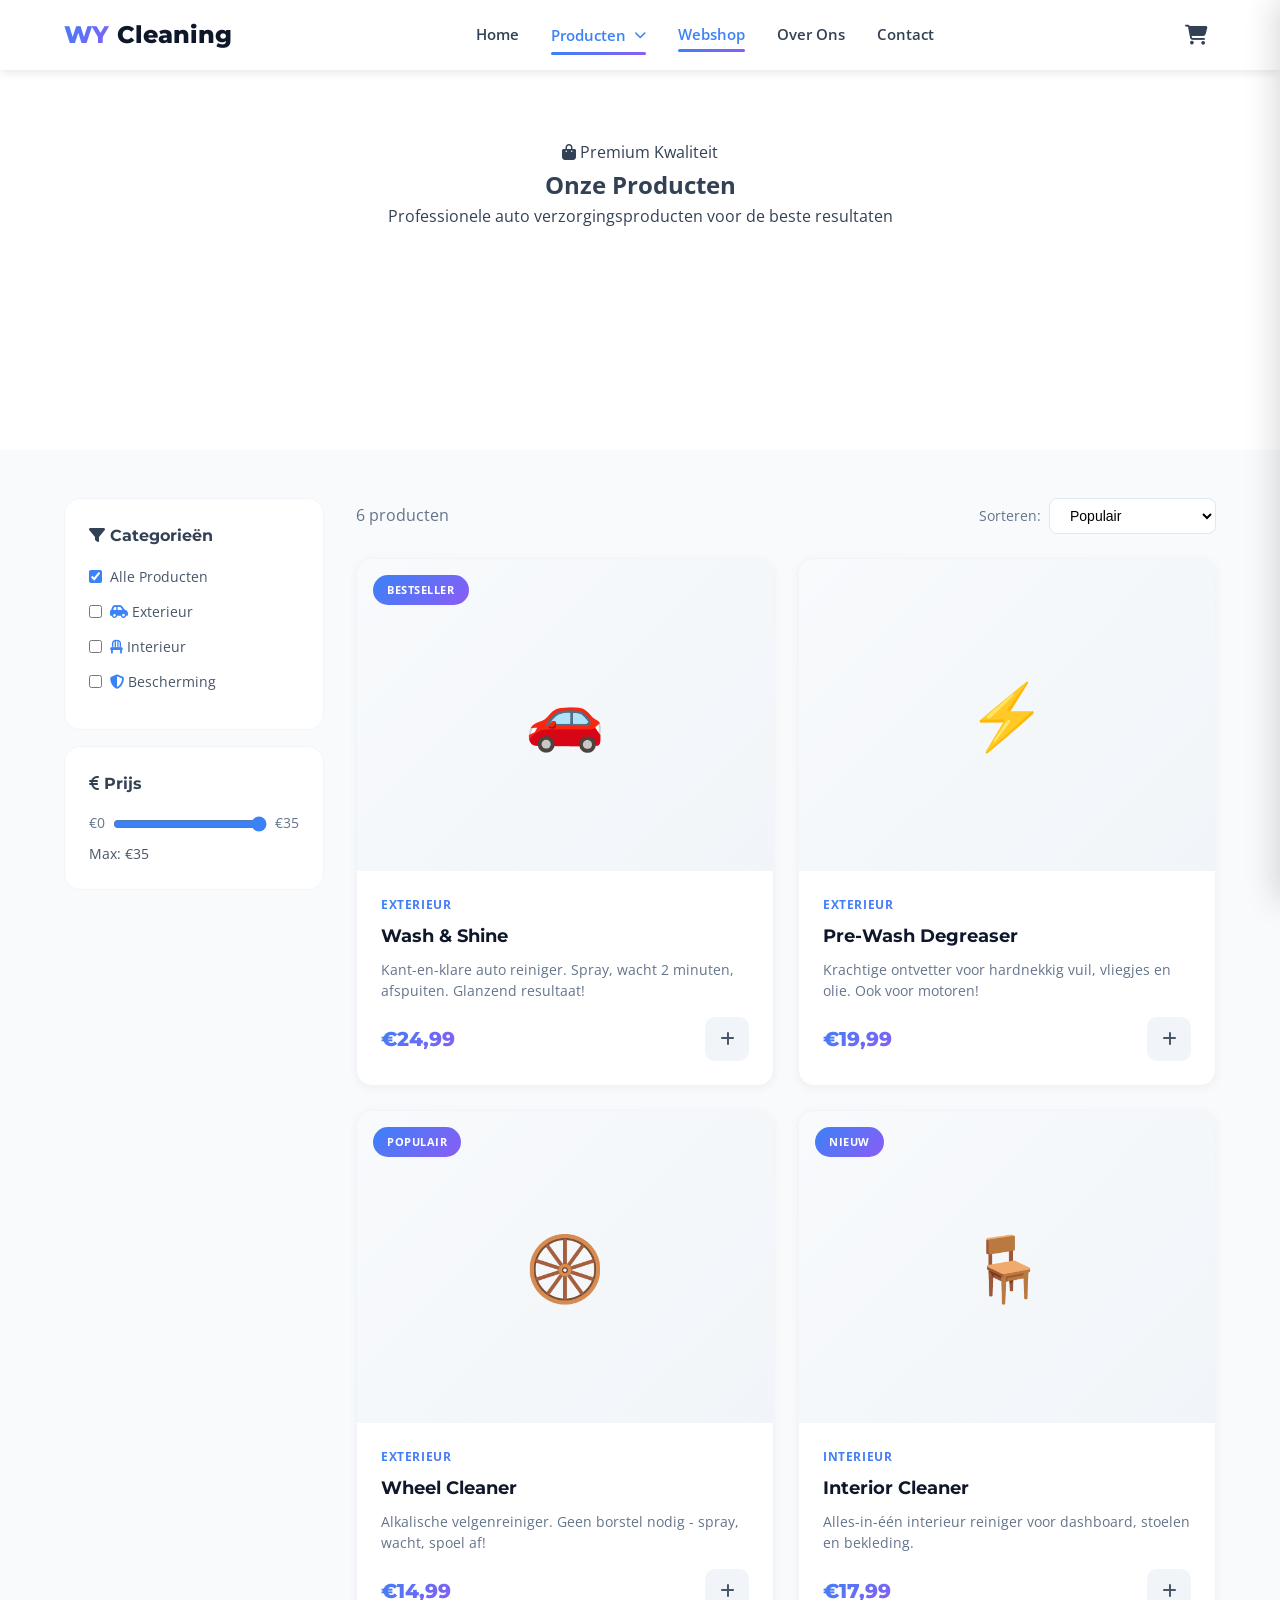
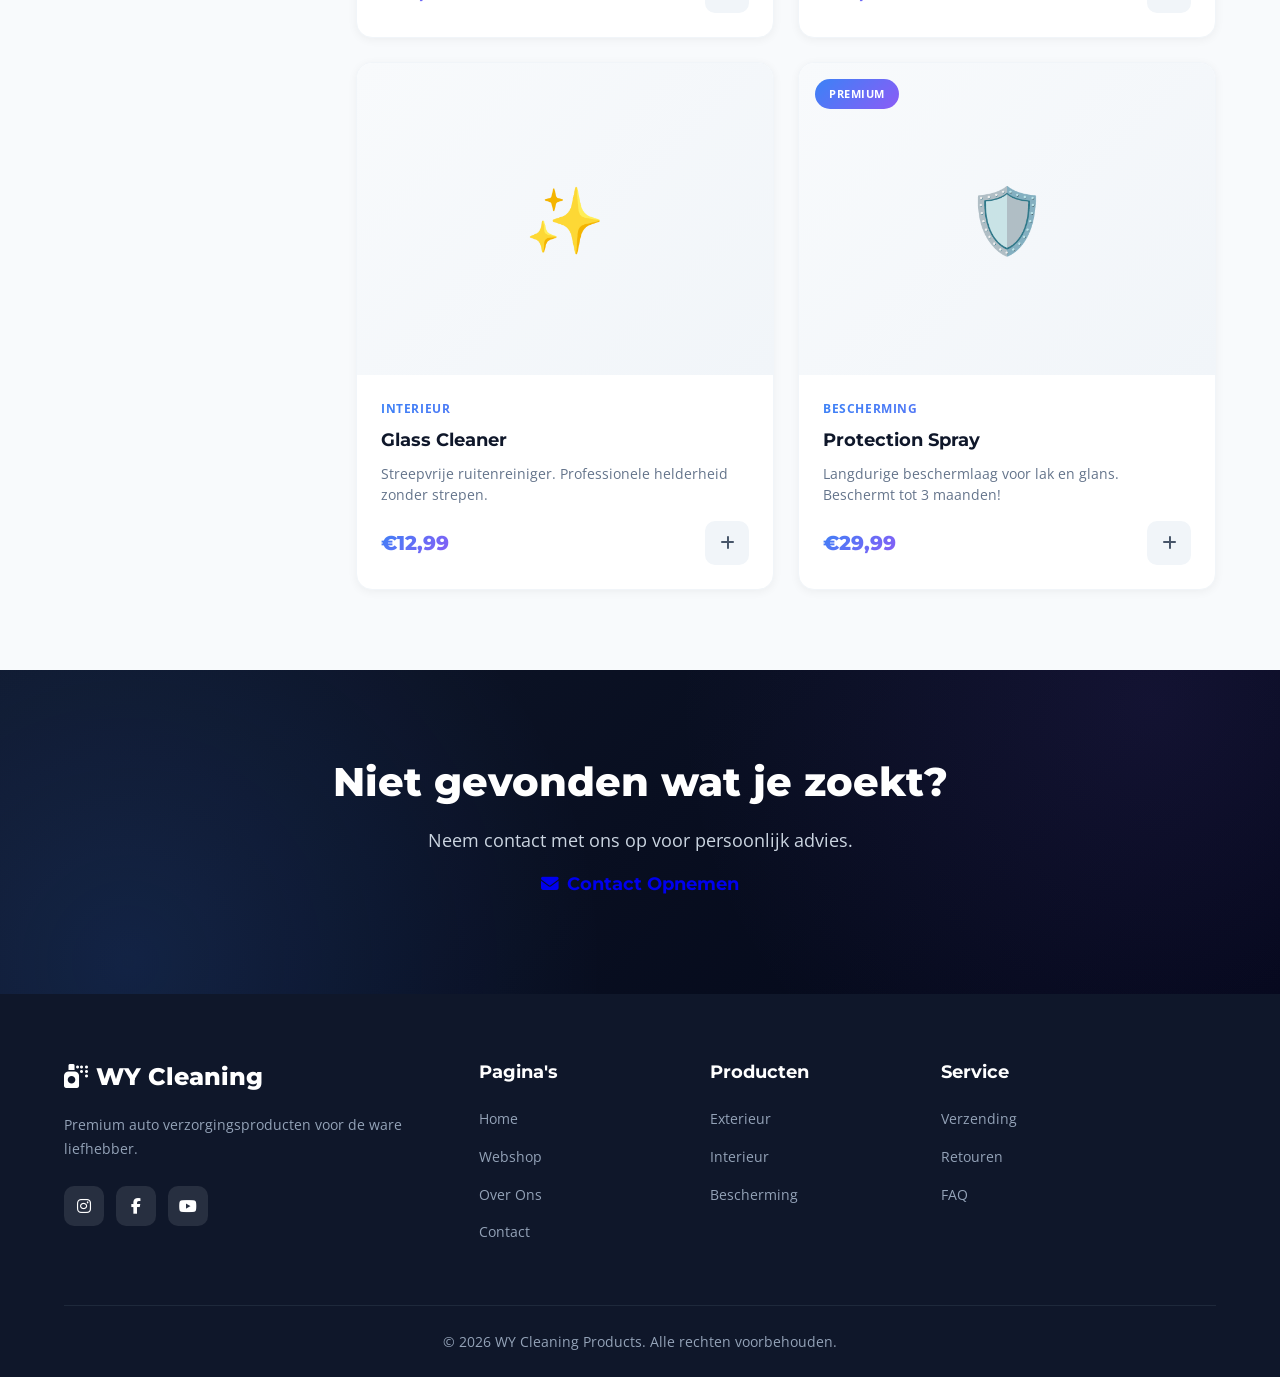
<file: shop.html>
<!DOCTYPE html>
<html lang="nl">
<head>
    <meta charset="UTF-8">
    <meta name="viewport" content="width=device-width, initial-scale=1.0">
    <title>Webshop - WY Cleaning Products</title>
    <link rel="preconnect" href="https://fonts.googleapis.com">
    <link href="https://fonts.googleapis.com/css2?family=Montserrat:wght@400;600;700;800&family=Open+Sans:wght@400;500;600&display=swap" rel="stylesheet">
    <link rel="stylesheet" href="https://cdnjs.cloudflare.com/ajax/libs/font-awesome/6.4.0/css/all.min.css">
    <link rel="stylesheet" href="css/styles.css">
</head>
<body>
    <!-- Header -->
    <header class="header">
        <div class="container">
            <nav class="nav">
                <a href="index.html" class="logo">
                    <span class="logo-wy">WY</span>
                    <span class="logo-text">Cleaning</span>
                </a>
                <ul class="nav-menu">
                    <li><a href="index.html">Home</a></li>
                    <li class="has-dropdown">
                        <a href="#" class="dropdown-toggle active">Producten <i class="fas fa-chevron-down"></i></a>
                        <ul class="dropdown-menu">
                            <li><a href="shop.html"><i class="fas fa-car-side"></i> Exterieur</a></li>
                            <li><a href="shop.html"><i class="fas fa-chair"></i> Interieur</a></li>
                            <li><a href="shop.html"><i class="fas fa-shield-alt"></i> Bescherming</a></li>
                            <li><a href="shop.html"><i class="fas fa-box-open"></i> Alle Producten</a></li>
                        </ul>
                    </li>
                    <li><a href="shop.html" class="active">Webshop</a></li>
                    <li><a href="about.html">Over Ons</a></li>
                    <li><a href="contact.html">Contact</a></li>
                </ul>
                <div class="nav-actions">
                    <button class="cart-btn" id="cartBtn">
                        <i class="fas fa-shopping-cart"></i>
                        <span class="cart-count" id="cartCount">0</span>
                    </button>
                    <button class="mobile-menu-btn" id="mobileMenuBtn">
                        <i class="fas fa-bars"></i>
                    </button>
                </div>
            </nav>
        </div>
    </header>

    <!-- Mobile Navigation -->
    <div class="mobile-nav-overlay" id="mobileNavOverlay"></div>
    <nav class="mobile-nav" id="mobileNav">
        <div class="mobile-nav-header">
            <a href="index.html" class="logo">
                <div class="logo-icon"><i class="fas fa-spray-can"></i></div>
                <span>WY Cleaning</span>
            </a>
            <button class="mobile-nav-close" id="mobileNavClose">
                <i class="fas fa-times"></i>
            </button>
        </div>
        <ul class="mobile-nav-menu">
            <li><a href="index.html"><i class="fas fa-home"></i> Home</a></li>
            <li>
                <button class="mobile-dropdown-toggle" id="mobileDropdownToggle">
                    Producten <i class="fas fa-chevron-down"></i>
                </button>
                <ul class="mobile-dropdown-menu" id="mobileDropdownMenu">
                    <li><a href="shop.html"><i class="fas fa-car-side"></i> Exterieur</a></li>
                    <li><a href="shop.html"><i class="fas fa-chair"></i> Interieur</a></li>
                    <li><a href="shop.html"><i class="fas fa-shield-alt"></i> Bescherming</a></li>
                </ul>
            </li>
            <li><a href="shop.html" class="active"><i class="fas fa-shopping-cart"></i> Webshop</a></li>
            <li><a href="about.html"><i class="fas fa-info-circle"></i> Over Ons</a></li>
            <li><a href="contact.html"><i class="fas fa-envelope"></i> Contact</a></li>
        </ul>
    </nav>

    <!-- Page Header -->
    <section class="hero" style="min-height: 50vh; padding-top: 140px;">
        <div class="hero-pattern"></div>
        <div class="container">
            <div class="hero-content" style="text-align: center; max-width: 800px; margin: 0 auto;">
                <div class="hero-badge">
                    <i class="fas fa-shopping-bag"></i> Premium Kwaliteit
                </div>
                <h1 class="hero-title">Onze Producten</h1>
                <p class="hero-tagline">Professionele auto verzorgingsproducten voor de beste resultaten</p>
            </div>
        </div>
    </section>

    <!-- Shop Section -->
    <section class="products-section" style="padding-top: 3rem;">
        <div class="container">
            <div class="shop-layout" style="display: grid; grid-template-columns: 260px 1fr; gap: 2rem;">
                <!-- Sidebar Filters -->
                <aside class="shop-sidebar" style="position: sticky; top: 100px; height: fit-content;">
                    <div class="filter-section" style="background: var(--white); border-radius: 16px; padding: 1.5rem; box-shadow: var(--shadow-sm); margin-bottom: 1rem;">
                        <h4 style="font-family: var(--font-heading); margin-bottom: 1rem;"><i class="fas fa-filter"></i> Categorieën</h4>
                        <ul style="list-style: none;">
                            <li style="margin-bottom: 0.75rem;">
                                <label class="filter-checkbox" style="display: flex; align-items: center; gap: 0.5rem; cursor: pointer;">
                                    <input type="checkbox" checked data-filter="all" style="accent-color: var(--accent);">
                                    <span>Alle Producten</span>
                                </label>
                            </li>
                            <li style="margin-bottom: 0.75rem;">
                                <label class="filter-checkbox" style="display: flex; align-items: center; gap: 0.5rem; cursor: pointer;">
                                    <input type="checkbox" data-filter="exterior" style="accent-color: var(--accent);">
                                    <span><i class="fas fa-car-side" style="color: var(--accent);"></i> Exterieur</span>
                                </label>
                            </li>
                            <li style="margin-bottom: 0.75rem;">
                                <label class="filter-checkbox" style="display: flex; align-items: center; gap: 0.5rem; cursor: pointer;">
                                    <input type="checkbox" data-filter="interior" style="accent-color: var(--accent);">
                                    <span><i class="fas fa-chair" style="color: var(--accent);"></i> Interieur</span>
                                </label>
                            </li>
                            <li style="margin-bottom: 0.75rem;">
                                <label class="filter-checkbox" style="display: flex; align-items: center; gap: 0.5rem; cursor: pointer;">
                                    <input type="checkbox" data-filter="protection" style="accent-color: var(--accent);">
                                    <span><i class="fas fa-shield-alt" style="color: var(--accent);"></i> Bescherming</span>
                                </label>
                            </li>
                        </ul>
                    </div>
                    
                    <div class="filter-section" style="background: var(--white); border-radius: 16px; padding: 1.5rem; box-shadow: var(--shadow-sm);">
                        <h4 style="font-family: var(--font-heading); margin-bottom: 1rem;"><i class="fas fa-euro-sign"></i> Prijs</h4>
                        <div style="display: flex; align-items: center; gap: 0.5rem; margin-bottom: 0.5rem;">
                            <span style="font-size: 0.875rem; color: var(--gray-500);">€0</span>
                            <input type="range" min="0" max="35" value="35" id="priceRange" style="flex: 1; accent-color: var(--accent);">
                            <span style="font-size: 0.875rem; color: var(--gray-500);">€35</span>
                        </div>
                        <p style="font-size: 0.875rem; color: var(--gray-600);">Max: <span id="priceValue">€35</span></p>
                    </div>
                </aside>
                
                <!-- Products Grid -->
                <div>
                    <div class="shop-header" style="display: flex; justify-content: space-between; align-items: center; margin-bottom: 1.5rem;">
                        <p style="color: var(--gray-500);"><span id="productCount">6</span> producten</p>
                        <div style="display: flex; align-items: center; gap: 0.5rem;">
                            <span style="font-size: 0.875rem; color: var(--gray-500);">Sorteren:</span>
                            <select style="padding: 0.5rem 1rem; border: 1px solid var(--gray-200); border-radius: 8px; background: var(--white); font-size: 0.875rem;">
                                <option>Populair</option>
                                <option>Prijs: Laag - Hoog</option>
                                <option>Prijs: Hoog - Laag</option>
                                <option>Naam: A-Z</option>
                            </select>
                        </div>
                    </div>
                    
                    <div class="products-grid" id="shopProducts">
                        <!-- Products loaded by JS -->
                    </div>
                </div>
            </div>
        </div>
    </section>

    <!-- CTA Section -->
    <section class="cta-section">
        <div class="container">
            <div class="cta-content">
                <h2 class="section-title">Niet gevonden wat je zoekt?</h2>
                <p class="section-subtitle" style="color: var(--gray-300);">
                    Neem contact met ons op voor persoonlijk advies.
                </p>
                <a href="contact.html" class="btn btn-white btn-large">
                    <i class="fas fa-envelope"></i> Contact Opnemen
                </a>
            </div>
        </div>
    </section>

    <!-- Footer -->
    <footer class="footer">
        <div class="container">
            <div class="footer-grid">
                <div class="footer-brand">
                    <a href="index.html" class="logo">
                        <div class="logo-icon"><i class="fas fa-spray-can"></i></div>
                        <span>WY Cleaning</span>
                    </a>
                    <p>Premium auto verzorgingsproducten voor de ware liefhebber.</p>
                    <div class="social-links">
                        <a href="#" class="social-link"><i class="fab fa-instagram"></i></a>
                        <a href="#" class="social-link"><i class="fab fa-facebook-f"></i></a>
                        <a href="#" class="social-link"><i class="fab fa-youtube"></i></a>
                    </div>
                </div>
                <div class="footer-links">
                    <h4 class="footer-title">Pagina's</h4>
                    <ul>
                        <li><a href="index.html">Home</a></li>
                        <li><a href="shop.html">Webshop</a></li>
                        <li><a href="about.html">Over Ons</a></li>
                        <li><a href="contact.html">Contact</a></li>
                    </ul>
                </div>
                <div class="footer-links">
                    <h4 class="footer-title">Producten</h4>
                    <ul>
                        <li><a href="shop.html">Exterieur</a></li>
                        <li><a href="shop.html">Interieur</a></li>
                        <li><a href="shop.html">Bescherming</a></li>
                    </ul>
                </div>
                <div class="footer-links">
                    <h4 class="footer-title">Service</h4>
                    <ul>
                        <li><a href="#">Verzending</a></li>
                        <li><a href="#">Retouren</a></li>
                        <li><a href="#">FAQ</a></li>
                    </ul>
                </div>
            </div>
            <div class="footer-bottom">
                <p>&copy; 2026 WY Cleaning Products. Alle rechten voorbehouden.</p>
            </div>
        </div>
    </footer>

    <!-- Cart Sidebar -->
    <div class="cart-overlay" id="cartOverlay"></div>
    <aside class="cart-sidebar" id="cartSidebar">
        <div class="cart-header">
            <h3><i class="fas fa-shopping-cart"></i> Winkelwagen</h3>
            <button class="cart-close" id="cartClose"><i class="fas fa-times"></i></button>
        </div>
        <div class="cart-items" id="cartItems"></div>
        <div class="cart-footer">
            <div class="cart-total">
                <span>Totaal</span>
                <span class="cart-total-price" id="cartTotal">€0,00</span>
            </div>
            <button class="btn btn-primary btn-full"><i class="fas fa-credit-card"></i> Afrekenen</button>
            <button class="btn btn-secondary btn-full" id="continueShopping" style="margin-top: 0.5rem;">Verder winkelen</button>
        </div>
    </aside>

    <script src="js/main.js"></script>
</body>
</html>
</file>
<file: css/styles.css>
/* ========================================
   WY CLEANING - PROFESSIONAL CAR DETAILING
   Blauw/Paars gradient thema
   ======================================== */

:root {
    --primary: #0f172a;
    --primary-dark: #020617;
    --primary-light: #1e293b;
    --accent: #3b82f6;
    --accent-dark: #2563eb;
    --accent-light: #60a5fa;
    --purple: #8b5cf6;
    --cyan: #06b6d4;
    --gradient: linear-gradient(135deg, #3b82f6 0%, #8b5cf6 100%);
    --gradient-accent: linear-gradient(135deg, #60a5fa 0%, #a78bfa 100%);
    --white: #ffffff;
    --gray-50: #f8fafc;
    --gray-100: #f1f5f9;
    --gray-200: #e2e8f0;
    --gray-300: #cbd5e1;
    --gray-400: #94a3b8;
    --gray-500: #64748b;
    --gray-600: #475569;
    --gray-700: #334155;
    --gray-800: #1e293b;
    --gray-900: #0f172a;
    --font-heading: 'Montserrat', sans-serif;
    --font-body: 'Open Sans', sans-serif;
}

*, *::before, *::after { margin: 0; padding: 0; box-sizing: border-box; }
html { scroll-behavior: smooth; }
body { font-family: var(--font-body); font-size: 16px; line-height: 1.6; color: var(--gray-700); background: var(--white); }
.container { max-width: 1200px; margin: 0 auto; padding: 0 1.5rem; }

/* Header */
.header { position: fixed; top: 0; left: 0; right: 0; background: var(--white); box-shadow: 0 2px 10px rgba(0,0,0,0.1); z-index: 1000; height: 70px; }
.nav { display: flex; align-items: center; justify-content: space-between; height: 70px; }
.logo { display: flex; align-items: center; gap: 0.5rem; font-family: var(--font-heading); font-size: 1.5rem; font-weight: 800; color: var(--primary); text-decoration: none; }
.logo-wy { background: var(--gradient); -webkit-background-clip: text; -webkit-text-fill-color: transparent; background-clip: text; }
.logo-text { color: var(--primary); }

/* Nav Menu */
.nav-menu { display: flex; align-items: center; gap: 2rem; list-style: none !important; margin: 0; padding: 0; }
.nav-menu > li { position: relative; list-style: none !important; }
.nav-menu a { font-weight: 600; color: var(--gray-700); text-decoration: none; padding: 0.5rem 0; position: relative; transition: color 0.3s; font-size: 0.95rem; }
.nav-menu a:hover, .nav-menu a.active { color: var(--accent); }
.nav-menu a.active::after { content: ''; position: absolute; bottom: 0; left: 0; right: 0; height: 3px; background: var(--gradient); border-radius: 3px; }

/* Dropdown */
.has-dropdown { position: relative; cursor: pointer; }
.dropdown-toggle { display: flex; align-items: center; gap: 0.5rem; cursor: pointer; }
.dropdown-toggle i { font-size: 0.75rem; transition: transform 0.25s ease; }
.has-dropdown:hover .dropdown-toggle i { transform: rotate(180deg); }
.dropdown-menu { position: absolute; top: 100%; left: 0; background: var(--white); box-shadow: 0 10px 40px rgba(0,0,0,0.15); border-radius: 12px; padding: 0.5rem 0; min-width: 260px; margin-top: 0; opacity: 0; visibility: hidden; pointer-events: none; transform: translateY(-10px); transition: all 0.25s ease; z-index: 9999; border: 1px solid var(--gray-200); list-style: none !important; }
.has-dropdown::after { content: ''; position: absolute; top: 100%; left: 0; right: 0; height: 20px; background: transparent; }
.has-dropdown:hover > .dropdown-menu { opacity: 1; visibility: visible; pointer-events: auto; transform: translateY(10px); }
.dropdown-menu > li > a { display: flex; align-items: center; gap: 0.75rem; padding: 0.875rem 1.25rem; font-weight: 500; font-size: 0.95rem; border-bottom: 1px solid var(--gray-100); color: var(--gray-700); transition: all 0.2s; }
.dropdown-menu > li:last-child > a { border-bottom: none; }
.dropdown-menu > li > a i { background: var(--gradient); -webkit-background-clip: text; -webkit-text-fill-color: transparent; width: 20px; text-align: center; }
.dropdown-menu > li > a:hover { background: var(--gray-50); color: var(--primary); padding-left: 1.5rem; }

/* Nav Actions */
.nav-actions { display: flex; align-items: center; gap: 1rem; }
.cart-btn { position: relative; color: var(--gray-700); font-size: 1.25rem; transition: color 0.3s; background: none; border: none; cursor: pointer; padding: 0.5rem; }
.cart-btn:hover { color: var(--accent); }
.cart-count { position: absolute; top: -5px; right: -5px; background: var(--gradient); color: var(--white); font-size: 0.7rem; font-weight: 700; width: 18px; height: 18px; border-radius: 50%; display: flex; align-items: center; justify-content: center; }
.mobile-menu-btn { display: none; background: none; border: none; font-size: 1.5rem; cursor: pointer; color: var(--gray-700); padding: 0.5rem; }

/* Mobile Nav */
.mobile-nav-overlay { position: fixed; inset: 0; background: rgba(0,0,0,0.5); z-index: 1000; opacity: 0; visibility: hidden; transition: all 0.3s; }
.mobile-nav-overlay.active { opacity: 1; visibility: visible; }
.mobile-nav { position: fixed; top: 0; right: -100%; width: 85%; max-width: 350px; height: 100vh; background: var(--white); box-shadow: -5px 0 30px rgba(0,0,0,0.15); z-index: 1001; transition: right 0.3s; overflow-y: auto; }
.mobile-nav.active { right: 0; }
.mobile-nav-header { display: flex; align-items: center; justify-content: space-between; padding: 1.25rem; border-bottom: 1px solid var(--gray-200); }
.mobile-nav-close { background: none; border: none; font-size: 1.5rem; cursor: pointer; color: var(--gray-700); padding: 0.5rem; }
.mobile-nav-menu { list-style: none; padding: 1rem 0; }
.mobile-nav-menu li { border-bottom: 1px solid var(--gray-100); }
.mobile-nav-menu a { display: flex; align-items: center; gap: 0.75rem; padding: 1rem 1.25rem; font-weight: 600; color: var(--gray-800); text-decoration: none; }
.mobile-nav-menu a i { background: var(--gradient); -webkit-background-clip: text; -webkit-text-fill-color: transparent; width: 20px; }
.mobile-dropdown-toggle { display: flex; align-items: center; justify-content: space-between; width: 100%; padding: 1rem 1.25rem; font-weight: 600; color: var(--gray-800); background: none; border: none; cursor: pointer; font-size: 1rem; }
.mobile-dropdown-toggle i { transition: transform 0.3s; }
.mobile-dropdown-toggle.active i { transform: rotate(180deg); }
.mobile-dropdown-menu { display: none; list-style: none; background: var(--gray-50); }
.mobile-dropdown-menu.active { display: block; }
.mobile-dropdown-menu a { padding-left: 2.5rem; font-size: 0.9rem; }
.mobile-nav-footer { padding: 1.25rem; border-top: 1px solid var(--gray-200); }

/* Buttons */
.btn { display: inline-flex; align-items: center; justify-content: center; gap: 0.5rem; padding: 0.875rem 1.75rem; font-family: var(--font-heading); font-weight: 700; font-size: 1rem; border-radius: 8px; border: none; cursor: pointer; transition: all 0.3s; text-decoration: none; }
.btn-primary { background: var(--gradient); color: var(--white); box-shadow: 0 4px 15px rgba(59,130,246,0.4); }
.btn-primary:hover { transform: translateY(-2px); box-shadow: 0 8px 25px rgba(59,130,246,0.5); }
.btn-secondary { background: transparent; color: var(--white); border: 2px solid var(--white); }
.btn-secondary:hover { background: var(--white); color: var(--primary); }
.btn-outline { background: transparent; color: var(--accent); border: 2px solid var(--accent); }
.btn-outline:hover { background: var(--gradient); color: var(--white); border-color: transparent; }
.btn-large { padding: 1rem 2rem; font-size: 1.1rem; }
.btn-full { width: 100%; }

/* Hero */
.hero-modern { position: relative; min-height: 100vh; display: flex; align-items: center; justify-content: center; background: linear-gradient(135deg, var(--primary) 0%, var(--primary-dark) 100%); padding-top: 70px; overflow: hidden; }
.hero-modern::before { content: ''; position: absolute; inset: 0; background: radial-gradient(circle at 30% 50%, rgba(59,130,246,0.15) 0%, transparent 50%), radial-gradient(circle at 70% 50%, rgba(139,92,246,0.1) 0%, transparent 50%); }
.hero-content-modern { position: relative; z-index: 2; text-align: center; color: var(--white); max-width: 800px; padding: 3rem 1.5rem; }
.hero-badge-modern { display: inline-flex; align-items: center; gap: 0.5rem; background: rgba(59,130,246,0.15); color: var(--accent-light); padding: 0.5rem 1rem; border-radius: 50px; font-size: 0.875rem; font-weight: 600; margin-bottom: 1.5rem; border: 1px solid rgba(59,130,246,0.3); }
.hero-content-modern h1 { color: var(--white); font-size: clamp(2rem, 5vw, 3.5rem); margin-bottom: 1rem; line-height: 1.1; font-weight: 800; }
.hero-content-modern h1 .highlight { background: var(--gradient-accent); -webkit-background-clip: text; -webkit-text-fill-color: transparent; text-shadow: 0 0 30px rgba(59,130,246,0.3); }
.hero-tagline-modern { font-size: 1.15rem; margin-bottom: 2rem; opacity: 0.9; }
.hero-buttons-modern { display: flex; gap: 1rem; justify-content: center; flex-wrap: wrap; margin-bottom: 3rem; }
.hero-trust { display: flex; justify-content: center; gap: 2rem; flex-wrap: wrap; }
.trust-item { display: flex; align-items: center; gap: 0.5rem; color: var(--white); font-weight: 500; font-size: 0.9rem; }
.trust-item i { background: var(--gradient); -webkit-background-clip: text; -webkit-text-fill-color: transparent; font-size: 1.1rem; }
.scroll-down { position: absolute; bottom: 2rem; left: 50%; transform: translateX(-50%); color: var(--white); font-size: 1.5rem; animation: bounce 2s infinite; opacity: 0.7; text-decoration: none; }
@keyframes bounce { 0%, 100% { transform: translateX(-50%) translateY(0); } 50% { transform: translateX(-50%) translateY(10px); } }

/* Section Headers */
.section-header-modern { text-align: center; margin-bottom: 3rem; }
.section-header-modern.light h2, .section-header-modern.light p { color: var(--white); }
.section-tag { display: inline-block; background: var(--gradient); color: var(--white); padding: 0.375rem 1rem; border-radius: 50px; font-size: 0.8rem; font-weight: 700; text-transform: uppercase; letter-spacing: 0.05em; margin-bottom: 1rem; }
.section-title { font-family: var(--font-heading); font-size: clamp(1.75rem, 4vw, 2.5rem); font-weight: 800; color: var(--primary); margin-bottom: 0.75rem; }
.section-subtitle { color: var(--gray-500); font-size: 1.1rem; }

/* USP Section */
.usp-section { padding: 5rem 0; background: var(--white); }
.usp-grid { display: grid; grid-template-columns: repeat(auto-fit, minmax(250px, 1fr)); gap: 1.5rem; }
.usp-card { display: flex; align-items: flex-start; gap: 1rem; background: var(--gray-50); padding: 1.5rem; border-radius: 16px; transition: all 0.3s; border: 1px solid var(--gray-100); }
.usp-card:hover { transform: translateY(-5px); box-shadow: 0 10px 30px rgba(0,0,0,0.1); border-color: var(--accent); }
.usp-card i { width: 50px; height: 50px; background: var(--gradient); border-radius: 12px; display: flex; align-items: center; justify-content: center; color: white; font-size: 1.25rem; flex-shrink: 0; }
.usp-card h3 { font-family: var(--font-heading); font-size: 1.1rem; margin-bottom: 0.25rem; color: var(--primary); }
.usp-card p { font-size: 0.9rem; color: var(--gray-500); }

/* Products Section */
.products-section { padding: 5rem 0; background: var(--gray-50); }
.products-grid { display: grid; grid-template-columns: repeat(auto-fill, minmax(280px, 1fr)); gap: 1.5rem; }
.product-card { background: var(--white); border-radius: 16px; overflow: hidden; box-shadow: 0 2px 10px rgba(0,0,0,0.05); transition: all 0.3s; border: 1px solid var(--gray-100); }
.product-card:hover { transform: translateY(-8px); box-shadow: 0 20px 40px rgba(0,0,0,0.1); }
.product-image { aspect-ratio: 4/3; background: linear-gradient(135deg, var(--gray-50) 0%, var(--gray-100) 100%); display: flex; align-items: center; justify-content: center; font-size: 4rem; position: relative; overflow: hidden; }
.product-badge { position: absolute; top: 1rem; left: 1rem; background: var(--gradient); color: white; font-size: 0.7rem; font-weight: 700; text-transform: uppercase; letter-spacing: 0.05em; padding: 0.375rem 0.875rem; border-radius: 50px; }
.product-content { padding: 1.5rem; }
.product-category { font-size: 0.75rem; font-weight: 700; text-transform: uppercase; letter-spacing: 0.05em; background: var(--gradient); -webkit-background-clip: text; -webkit-text-fill-color: transparent; margin-bottom: 0.5rem; }
.product-name { font-family: var(--font-heading); font-size: 1.125rem; font-weight: 700; margin-bottom: 0.5rem; color: var(--primary); }
.product-description { font-size: 0.875rem; color: var(--gray-500); margin-bottom: 1rem; line-height: 1.5; }
.product-footer { display: flex; align-items: center; justify-content: space-between; }
.product-price { font-family: var(--font-heading); font-size: 1.25rem; font-weight: 800; background: var(--gradient); -webkit-background-clip: text; -webkit-text-fill-color: transparent; }
.btn-add-cart { width: 44px; height: 44px; background: var(--gray-100); border-radius: 10px; display: flex; align-items: center; justify-content: center; color: var(--gray-600); font-size: 1rem; border: none; cursor: pointer; transition: all 0.3s; }
.btn-add-cart:hover { background: var(--gradient); color: white; transform: scale(1.1); }

/* CTA Section */
.cta-section { padding: 5rem 0; background: linear-gradient(135deg, var(--primary) 0%, var(--primary-dark) 100%); position: relative; overflow: hidden; }
.cta-section::before { content: ''; position: absolute; inset: 0; background: radial-gradient(circle at 10% 90%, rgba(59,130,246,0.15) 0%, transparent 40%), radial-gradient(circle at 90% 10%, rgba(139,92,246,0.1) 0%, transparent 40%); }
.cta-content { position: relative; text-align: center; max-width: 700px; margin: 0 auto; }
.cta-content .section-title { color: white; }
.cta-content .section-subtitle { color: var(--gray-300); }

/* Shop Layout */
.shop-layout { display: grid; grid-template-columns: 260px 1fr; gap: 2rem; }
.shop-sidebar { position: sticky; top: 90px; height: fit-content; }
.filter-section { background: var(--white); border-radius: 16px; padding: 1.5rem; box-shadow: 0 2px 10px rgba(0,0,0,0.05); margin-bottom: 1rem; border: 1px solid var(--gray-100); }
.filter-section h4 { font-family: var(--font-heading); margin-bottom: 1rem; font-size: 1rem; }
.filter-list { list-style: none; }
.filter-list li { margin-bottom: 0.75rem; }
.filter-checkbox { display: flex; align-items: center; gap: 0.5rem; cursor: pointer; font-size: 0.9rem; color: var(--gray-600); }
.filter-checkbox input { accent-color: var(--accent); }
.price-range { display: flex; align-items: center; gap: 0.75rem; font-size: 0.875rem; color: var(--gray-500); margin-bottom: 0.5rem; }
.price-range input { flex: 1; accent-color: var(--accent); }

/* Footer */
.footer { background: var(--gray-900); color: var(--gray-400); padding: 4rem 0 0; }
.footer-grid { display: grid; grid-template-columns: 2fr 1fr 1fr 1.5fr; gap: 3rem; padding-bottom: 3rem; }
.footer-brand .logo { color: var(--white); margin-bottom: 1rem; }
.footer-brand p { line-height: 1.7; font-size: 0.9rem; }
.social-links { display: flex; gap: 0.75rem; margin-top: 1.5rem; }
.social-link { width: 40px; height: 40px; background: rgba(255,255,255,0.1); border-radius: 10px; display: flex; align-items: center; justify-content: center; color: white; font-size: 1rem; transition: all 0.3s; text-decoration: none; }
.social-link:hover { background: var(--gradient); transform: translateY(-3px); }
.footer-title { color: var(--white); font-family: var(--font-heading); font-size: 1.1rem; margin-bottom: 1.25rem; font-weight: 700; }
.footer-links ul { list-style: none; }
.footer-links li { margin-bottom: 0.75rem; }
.footer-links a { color: var(--gray-400); text-decoration: none; transition: color 0.3s; font-size: 0.9rem; }
.footer-links a:hover { background: var(--gradient); -webkit-background-clip: text; -webkit-text-fill-color: transparent; }
.footer-bottom { border-top: 1px solid var(--gray-800); padding: 1.5rem 0; text-align: center; font-size: 0.9rem; }

/* Cart Sidebar */
.cart-overlay { position: fixed; inset: 0; background: rgba(0,0,0,0.5); z-index: 1000; opacity: 0; visibility: hidden; transition: all 0.3s; }
.cart-overlay.active { opacity: 1; visibility: visible; }
.cart-sidebar { position: fixed; top: 0; right: -420px; width: 420px; max-width: 100%; height: 100vh; background: var(--white); box-shadow: -5px 0 30px rgba(0,0,0,0.15); z-index: 1001; transition: right 0.3s; display: flex; flex-direction: column; }
.cart-sidebar.active { right: 0; }
.cart-header { display: flex; align-items: center; justify-content: space-between; padding: 1.5rem; border-bottom: 1px solid var(--gray-200); }
.cart-header h3 { font-family: var(--font-heading); font-size: 1.25rem; }
.cart-close { width: 40px; height: 40px; background: var(--gray-100); border-radius: 10px; border: none; font-size: 1.25rem; color: var(--gray-600); cursor: pointer; transition: all 0.3s; }
.cart-close:hover { background: #ef4444; color: white; }
.cart-items { flex: 1; overflow-y: auto; padding: 1rem; }
.cart-item { display: flex; gap: 1rem; padding: 1rem; background: var(--gray-50); border-radius: 12px; margin-bottom: 1rem; }
.cart-item-image { width: 70px; height: 70px; background: white; border-radius: 10px; display: flex; align-items: center; justify-content: center; font-size: 2rem; flex-shrink: 0; }
.cart-item-details { flex: 1; }
.cart-item-name { font-family: var(--font-heading); font-weight: 600; color: var(--primary); margin-bottom: 0.25rem; font-size: 0.95rem; }
.cart-item-price { font-size: 0.875rem; background: var(--gradient); -webkit-background-clip: text; -webkit-text-fill-color: transparent; font-weight: 700; }
.quantity-selector { display: flex; align-items: center; gap: 0.5rem; margin-top: 0.5rem; }
.quantity-btn { width: 28px; height: 28px; background: white; border: 1px solid var(--gray-200); border-radius: 6px; display: flex; align-items: center; justify-content: center; color: var(--gray-600); font-size: 0.75rem; cursor: pointer; transition: all 0.2s; }
.quantity-btn:hover { background: var(--gradient); color: white; border-color: transparent; }
.quantity-selector input { width: 40px; text-align: center; border: none; background: none; font-weight: 600; font-size: 0.9rem; }
.cart-item-remove { color: var(--gray-400); background: none; border: none; cursor: pointer; font-size: 0.8rem; margin-left: 0.5rem; }
.cart-item-remove:hover { color: #ef4444; }
.cart-empty { text-align: center; padding: 4rem 2rem; color: var(--gray-400); }
.cart-empty i { font-size: 4rem; margin-bottom: 1rem; opacity: 0.5; }
.cart-footer { border-top: 1px solid var(--gray-200); padding: 1.5rem; background: var(--gray-50); }
.cart-total { display: flex; justify-content: space-between; align-items: center; font-size: 1.125rem; font-weight: 700; margin-bottom: 1rem; font-family: var(--font-heading); }
.cart-total-price { font-size: 1.5rem; background: var(--gradient); -webkit-background-clip: text; -webkit-text-fill-color: transparent; }

/* Toast */
.toast-container { position: fixed; bottom: 2rem; right: 2rem; z-index: 2000; display: flex; flex-direction: column; gap: 0.75rem; }
.toast { background: var(--white); border-left: 4px solid var(--accent); border-radius: 12px; padding: 1rem 1.5rem; box-shadow: 0 10px 30px rgba(0,0,0,0.15); display: flex; align-items: center; gap: 0.75rem; animation: slideIn 0.3s ease; }
.toast.error { border-left-color: #ef4444; }
@keyframes slideIn { from { transform: translateX(100%); opacity: 0; } to { transform: translateX(0); opacity: 1; } }

/* Contact Page */
.contact-section { padding: 5rem 0; background: var(--white); }
.contact-grid { display: grid; grid-template-columns: 1fr 1fr; gap: 3rem; }
.contact-info h2 { font-family: var(--font-heading); font-size: 1.75rem; margin-bottom: 1rem; }
.contact-info > p { color: var(--gray-500); margin-bottom: 2rem; }
.contact-methods { display: flex; flex-direction: column; gap: 1.5rem; margin-bottom: 2rem; }
.contact-method { display: flex; align-items: center; gap: 1rem; }
.contact-method i { width: 50px; height: 50px; background: var(--gradient); border-radius: 12px; display: flex; align-items: center; justify-content: center; color: white; font-size: 1.25rem; }
.contact-method h4 { font-family: var(--font-heading); font-size: 1rem; margin-bottom: 0.25rem; }
.contact-method p { color: var(--gray-500); font-size: 0.9rem; }
.contact-form-wrapper { background: var(--white); border-radius: 20px; padding: 2rem; box-shadow: 0 10px 40px rgba(0,0,0,0.1); border: 1px solid var(--gray-100); }
.contact-form-wrapper h3 { font-family: var(--font-heading); margin-bottom: 1.5rem; }
.form-group { margin-bottom: 1rem; }
.form-group label { display: block; font-size: 0.875rem; font-weight: 600; margin-bottom: 0.5rem; }
.form-group input, .form-group textarea, .form-group select { width: 100%; padding: 0.75rem 1rem; border: 1px solid var(--gray-200); border-radius: 10px; font-size: 0.95rem; font-family: var(--font-body); transition: border-color 0.3s; }
.form-group input:focus, .form-group textarea:focus, .form-group select:focus { outline: none; border-color: var(--accent); }
.form-group textarea { resize: vertical; min-height: 120px; }

/* FAQ */
.faq-item { background: var(--white); border-radius: 16px; padding: 1.5rem; margin-bottom: 1rem; box-shadow: 0 2px 10px rgba(0,0,0,0.05); border: 1px solid var(--gray-100); }
.faq-item h4 { font-family: var(--font-heading); font-size: 1rem; margin-bottom: 0.5rem; display: flex; align-items: center; gap: 0.5rem; }
.faq-item h4 i { background: var(--gradient); -webkit-background-clip: text; -webkit-text-fill-color: transparent; }
.faq-item p { color: var(--gray-600); font-size: 0.9rem; }

/* Responsive */
@media (max-width: 1024px) {
    .shop-layout { grid-template-columns: 1fr; }
    .shop-sidebar { position: static; }
    .contact-grid { grid-template-columns: 1fr; }
    .footer-grid { grid-template-columns: repeat(2, 1fr); }
}

@media (max-width: 768px) {
    .nav-menu { display: none; }
    .mobile-menu-btn { display: block; }
    .hero-content-modern { padding: 2rem 1rem; }
    .hero-content-modern h1 { font-size: 2rem; }
    .hero-trust { gap: 1rem; }
    .trust-item { font-size: 0.8rem; }
    .hero-buttons-modern { flex-direction: column; align-items: center; }
    .btn-large { width: 100%; max-width: 300px; }
    .usp-grid { grid-template-columns: 1fr; }
    .products-grid { grid-template-columns: 1fr; }
    .footer-grid { grid-template-columns: 1fr; gap: 2rem; }
    .cart-sidebar { width: 100%; }
    .section-title { font-size: 1.75rem; }
}
</file>
